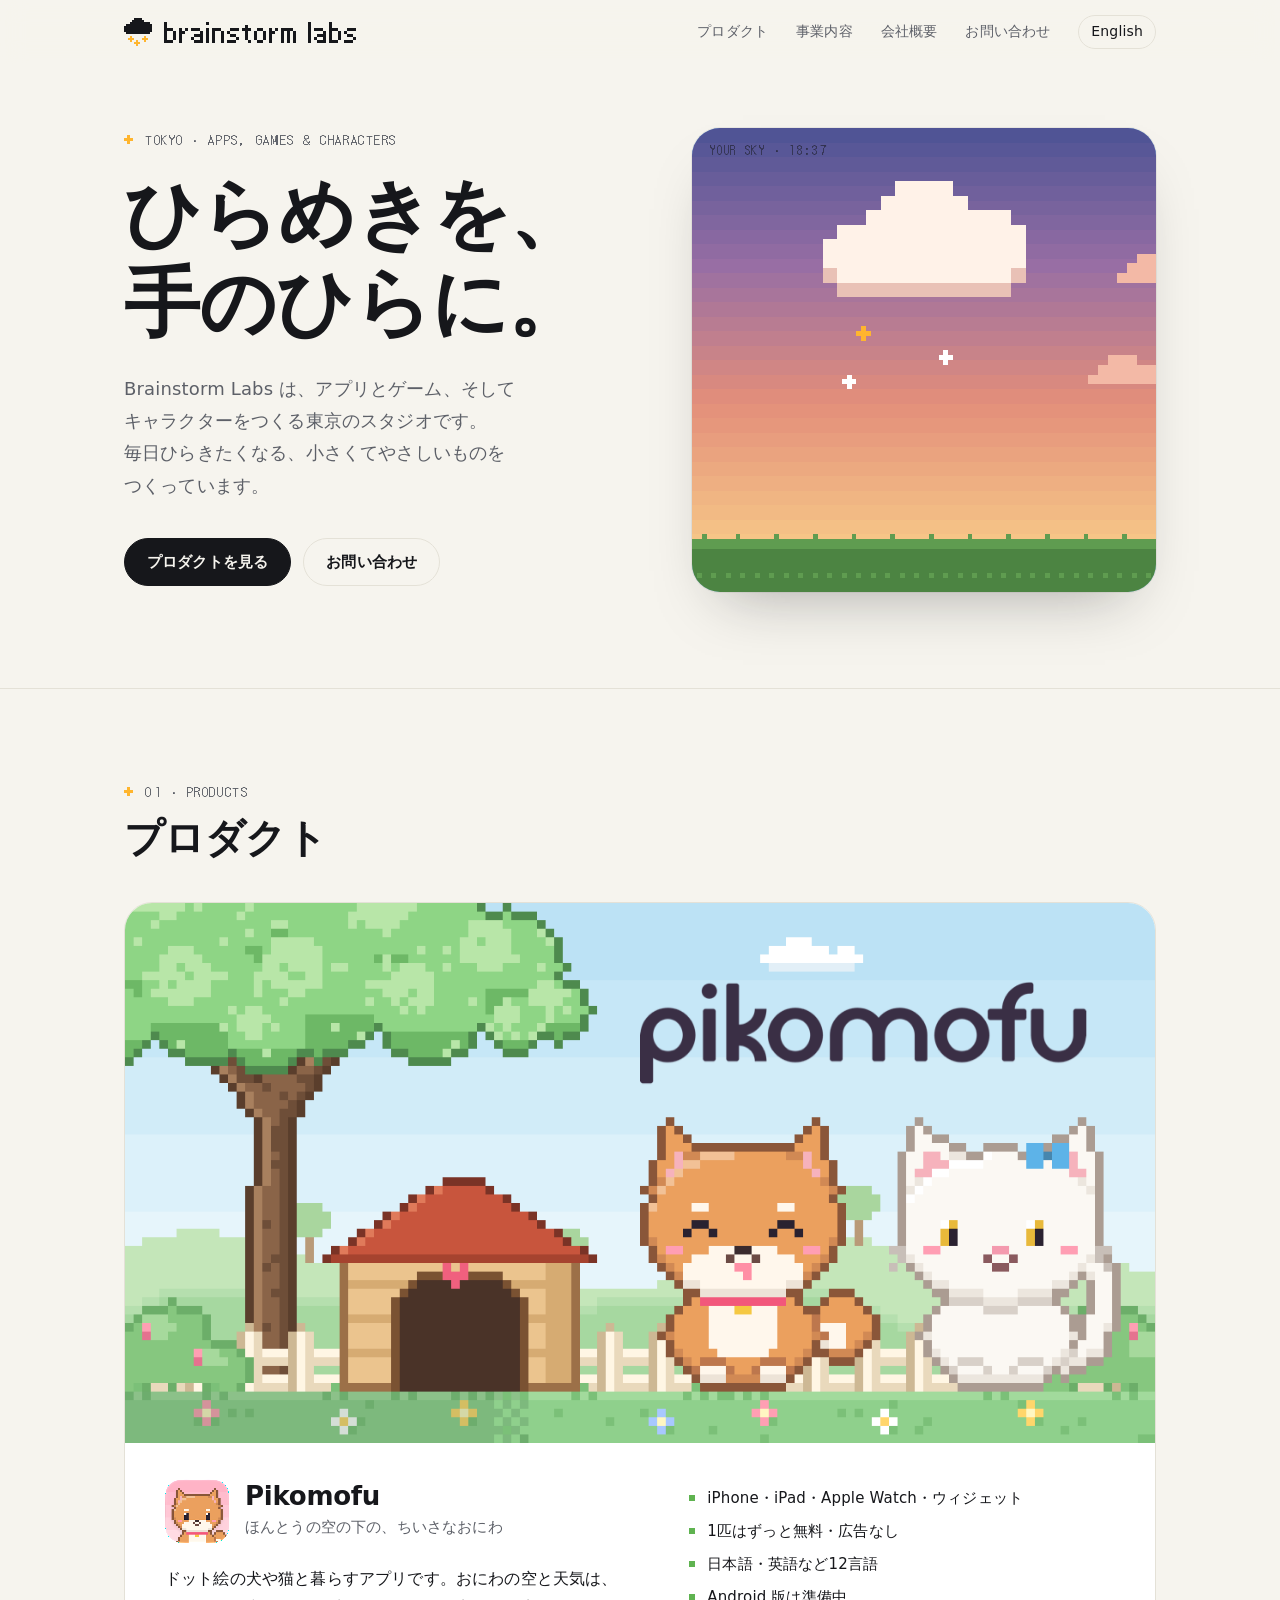
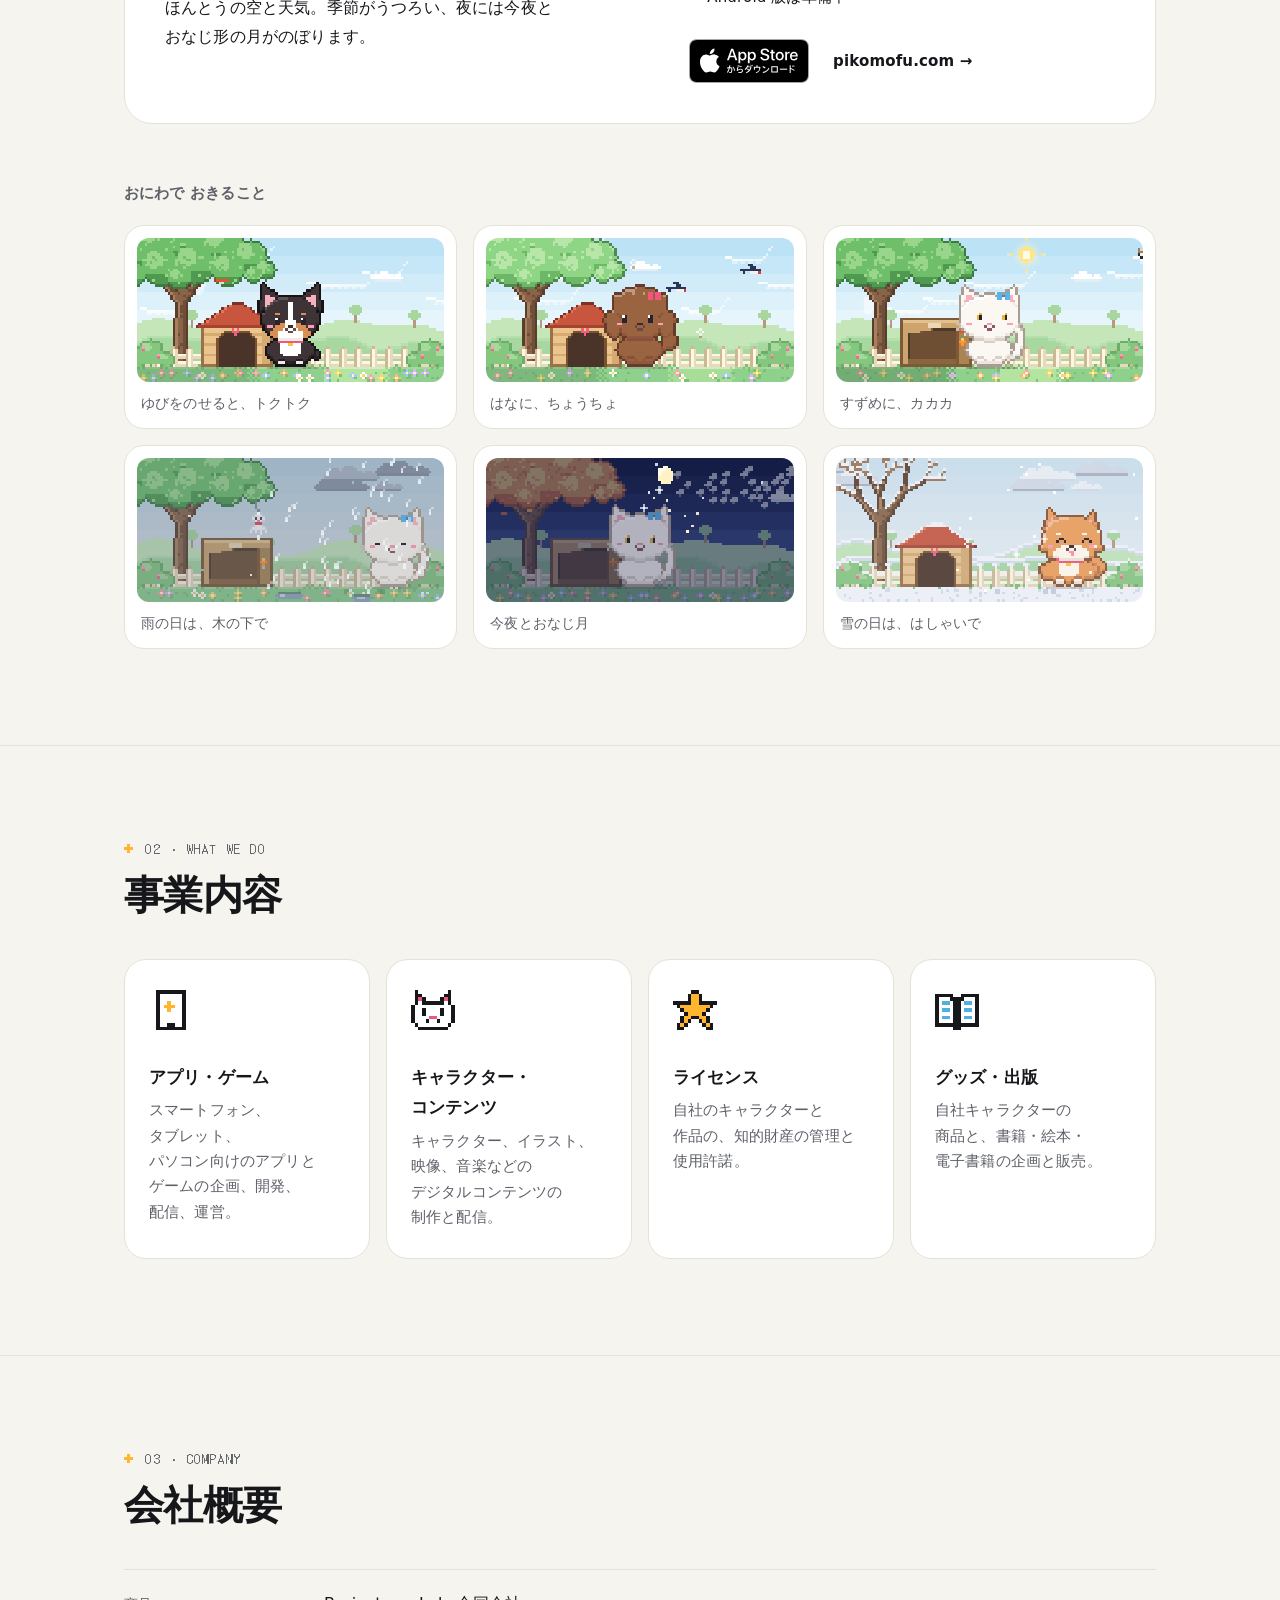
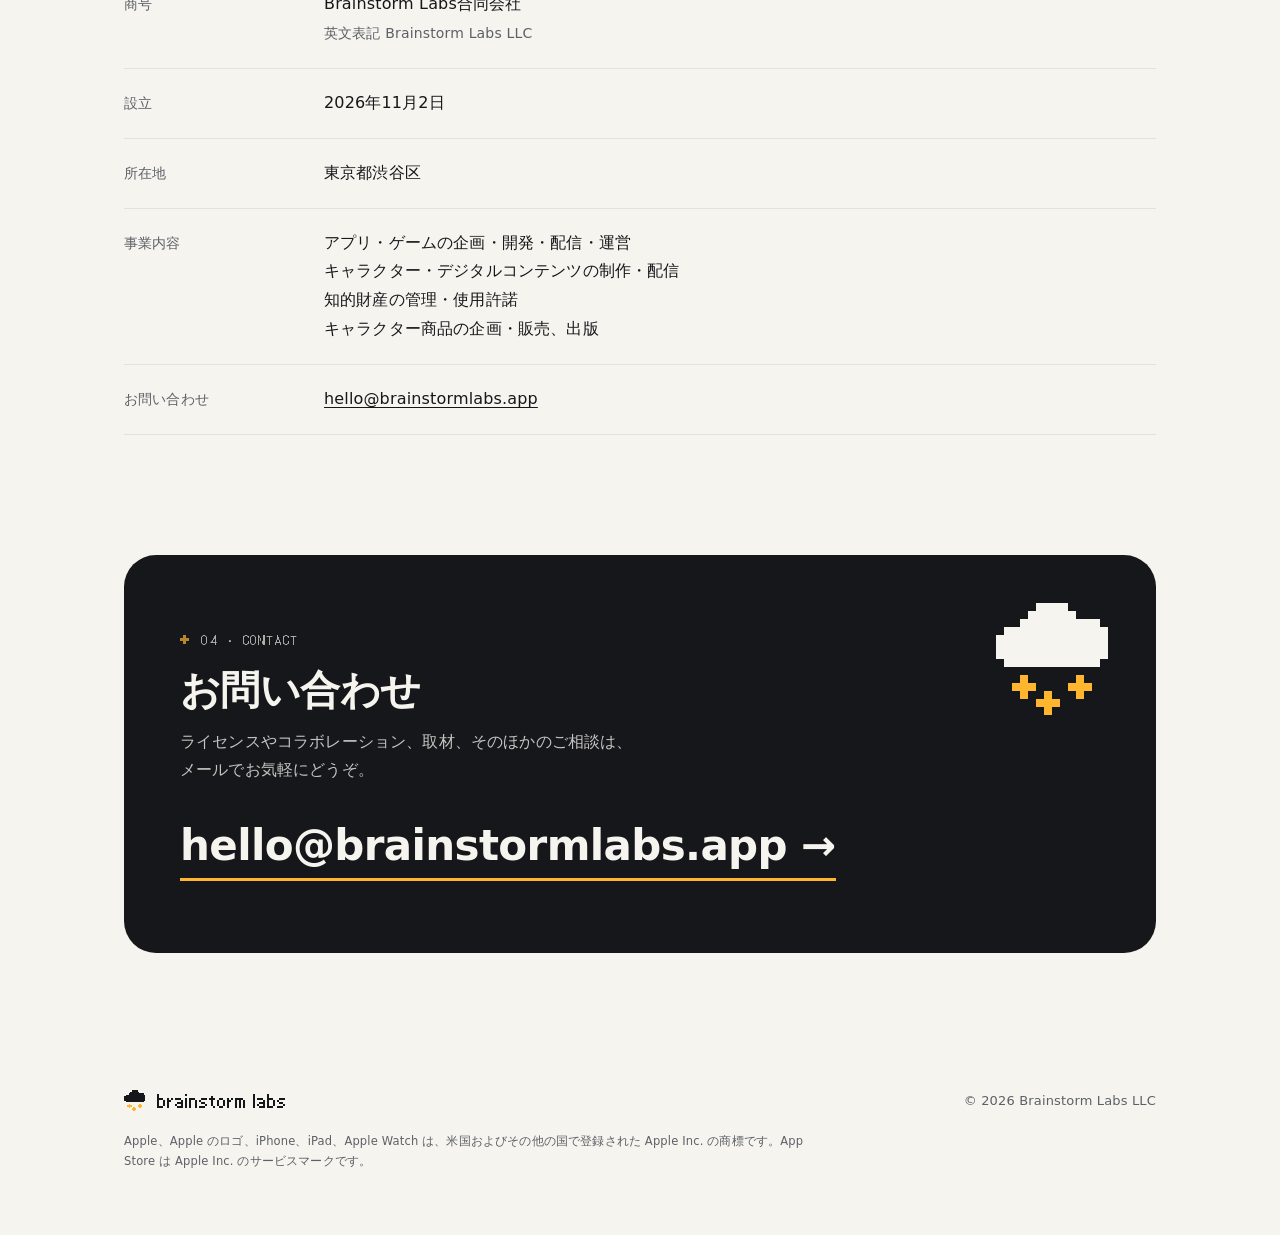
<file: index.html>
<!doctype html>
<html lang="ja">
<head>
<meta charset="utf-8">
<meta name="viewport" content="width=device-width, initial-scale=1">
<title>Brainstorm Labs｜アプリ・ゲーム・キャラクターの会社</title>
<meta name="description" content="Brainstorm Labs合同会社は、アプリとゲーム、キャラクターをつくる東京のスタジオです。ドット絵ペットアプリ「Pikomofu」を開発・運営しています。">
<meta name="theme-color" content="#f6f4ee" media="(prefers-color-scheme: light)">
<meta name="theme-color" content="#0f1013" media="(prefers-color-scheme: dark)">
<link rel="canonical" href="https://brainstormlabs.app/">
<link rel="alternate" hreflang="ja" href="https://brainstormlabs.app/">
<link rel="alternate" hreflang="en" href="https://brainstormlabs.app/en/">
<link rel="alternate" hreflang="x-default" href="https://brainstormlabs.app/en/">
<meta property="og:type" content="website">
<meta property="og:site_name" content="Brainstorm Labs">
<meta property="og:title" content="Brainstorm Labs">
<meta property="og:description" content="Brainstorm Labs合同会社は、アプリとゲーム、キャラクターをつくる東京のスタジオです。ドット絵ペットアプリ「Pikomofu」を開発・運営しています。">
<meta property="og:url" content="https://brainstormlabs.app/">
<meta property="og:image" content="https://brainstormlabs.app/assets/og.png">
<meta name="twitter:card" content="summary_large_image">
<link rel="icon" href="assets/favicon.svg" type="image/svg+xml">
<link rel="apple-touch-icon" href="assets/apple-touch-icon.png">
<link rel="preload" href="assets/fonts/dot-latin.woff2" as="font" type="font/woff2" crossorigin>
<link rel="stylesheet" href="assets/site.css">
<script type="application/ld+json">{"@context": "https://schema.org", "@type": "Organization", "name": "Brainstorm Labs LLC", "alternateName": "Brainstorm Labs合同会社", "url": "https://brainstormlabs.app/", "logo": "https://brainstormlabs.app/assets/icon-512.png", "email": "hello@brainstormlabs.app", "foundingDate": "2026-11-02", "address": {"@type": "PostalAddress", "addressLocality": "Shibuya-ku", "addressRegion": "Tokyo", "addressCountry": "JP"}}</script>
</head>
<body>
<header class="top">
  <div class="wrap">
    <a class="brand" href="./" aria-label="Brainstorm Labs"><svg class="mk" width="28" height="28" viewBox="0 0 14 14" shape-rendering="crispEdges" aria-hidden="true"><rect x="5" y="0" width="1" height="1" fill="currentColor"/><rect x="6" y="0" width="1" height="1" fill="currentColor"/><rect x="7" y="0" width="1" height="1" fill="currentColor"/><rect x="8" y="0" width="1" height="1" fill="currentColor"/><rect x="4" y="1" width="1" height="1" fill="currentColor"/><rect x="5" y="1" width="1" height="1" fill="currentColor"/><rect x="6" y="1" width="1" height="1" fill="currentColor"/><rect x="7" y="1" width="1" height="1" fill="currentColor"/><rect x="8" y="1" width="1" height="1" fill="currentColor"/><rect x="9" y="1" width="1" height="1" fill="currentColor"/><rect x="3" y="2" width="1" height="1" fill="currentColor"/><rect x="4" y="2" width="1" height="1" fill="currentColor"/><rect x="5" y="2" width="1" height="1" fill="currentColor"/><rect x="6" y="2" width="1" height="1" fill="currentColor"/><rect x="7" y="2" width="1" height="1" fill="currentColor"/><rect x="8" y="2" width="1" height="1" fill="currentColor"/><rect x="9" y="2" width="1" height="1" fill="currentColor"/><rect x="10" y="2" width="1" height="1" fill="currentColor"/><rect x="11" y="2" width="1" height="1" fill="currentColor"/><rect x="12" y="2" width="1" height="1" fill="currentColor"/><rect x="1" y="3" width="1" height="1" fill="currentColor"/><rect x="2" y="3" width="1" height="1" fill="currentColor"/><rect x="3" y="3" width="1" height="1" fill="currentColor"/><rect x="4" y="3" width="1" height="1" fill="currentColor"/><rect x="5" y="3" width="1" height="1" fill="currentColor"/><rect x="6" y="3" width="1" height="1" fill="currentColor"/><rect x="7" y="3" width="1" height="1" fill="currentColor"/><rect x="8" y="3" width="1" height="1" fill="currentColor"/><rect x="9" y="3" width="1" height="1" fill="currentColor"/><rect x="10" y="3" width="1" height="1" fill="currentColor"/><rect x="11" y="3" width="1" height="1" fill="currentColor"/><rect x="12" y="3" width="1" height="1" fill="currentColor"/><rect x="13" y="3" width="1" height="1" fill="currentColor"/><rect x="0" y="4" width="1" height="1" fill="currentColor"/><rect x="1" y="4" width="1" height="1" fill="currentColor"/><rect x="2" y="4" width="1" height="1" fill="currentColor"/><rect x="3" y="4" width="1" height="1" fill="currentColor"/><rect x="4" y="4" width="1" height="1" fill="currentColor"/><rect x="5" y="4" width="1" height="1" fill="currentColor"/><rect x="6" y="4" width="1" height="1" fill="currentColor"/><rect x="7" y="4" width="1" height="1" fill="currentColor"/><rect x="8" y="4" width="1" height="1" fill="currentColor"/><rect x="9" y="4" width="1" height="1" fill="currentColor"/><rect x="10" y="4" width="1" height="1" fill="currentColor"/><rect x="11" y="4" width="1" height="1" fill="currentColor"/><rect x="12" y="4" width="1" height="1" fill="currentColor"/><rect x="13" y="4" width="1" height="1" fill="currentColor"/><rect x="0" y="5" width="1" height="1" fill="currentColor"/><rect x="1" y="5" width="1" height="1" fill="currentColor"/><rect x="2" y="5" width="1" height="1" fill="currentColor"/><rect x="3" y="5" width="1" height="1" fill="currentColor"/><rect x="4" y="5" width="1" height="1" fill="currentColor"/><rect x="5" y="5" width="1" height="1" fill="currentColor"/><rect x="6" y="5" width="1" height="1" fill="currentColor"/><rect x="7" y="5" width="1" height="1" fill="currentColor"/><rect x="8" y="5" width="1" height="1" fill="currentColor"/><rect x="9" y="5" width="1" height="1" fill="currentColor"/><rect x="10" y="5" width="1" height="1" fill="currentColor"/><rect x="11" y="5" width="1" height="1" fill="currentColor"/><rect x="12" y="5" width="1" height="1" fill="currentColor"/><rect x="13" y="5" width="1" height="1" fill="currentColor"/><rect x="0" y="6" width="1" height="1" fill="currentColor"/><rect x="1" y="6" width="1" height="1" fill="currentColor"/><rect x="2" y="6" width="1" height="1" fill="currentColor"/><rect x="3" y="6" width="1" height="1" fill="currentColor"/><rect x="4" y="6" width="1" height="1" fill="currentColor"/><rect x="5" y="6" width="1" height="1" fill="currentColor"/><rect x="6" y="6" width="1" height="1" fill="currentColor"/><rect x="7" y="6" width="1" height="1" fill="currentColor"/><rect x="8" y="6" width="1" height="1" fill="currentColor"/><rect x="9" y="6" width="1" height="1" fill="currentColor"/><rect x="10" y="6" width="1" height="1" fill="currentColor"/><rect x="11" y="6" width="1" height="1" fill="currentColor"/><rect x="12" y="6" width="1" height="1" fill="currentColor"/><rect x="13" y="6" width="1" height="1" fill="currentColor"/><rect x="1" y="7" width="1" height="1" fill="currentColor"/><rect x="2" y="7" width="1" height="1" fill="currentColor"/><rect x="3" y="7" width="1" height="1" fill="currentColor"/><rect x="4" y="7" width="1" height="1" fill="currentColor"/><rect x="5" y="7" width="1" height="1" fill="currentColor"/><rect x="6" y="7" width="1" height="1" fill="currentColor"/><rect x="7" y="7" width="1" height="1" fill="currentColor"/><rect x="8" y="7" width="1" height="1" fill="currentColor"/><rect x="9" y="7" width="1" height="1" fill="currentColor"/><rect x="10" y="7" width="1" height="1" fill="currentColor"/><rect x="11" y="7" width="1" height="1" fill="currentColor"/><rect x="12" y="7" width="1" height="1" fill="currentColor"/><rect x="3" y="9" width="1" height="1" fill="#ffb52e"/><rect x="10" y="9" width="1" height="1" fill="#ffb52e"/><rect x="2" y="10" width="1" height="1" fill="#ffb52e"/><rect x="3" y="10" width="1" height="1" fill="#ffb52e"/><rect x="4" y="10" width="1" height="1" fill="#ffb52e"/><rect x="9" y="10" width="1" height="1" fill="#ffb52e"/><rect x="10" y="10" width="1" height="1" fill="#ffb52e"/><rect x="11" y="10" width="1" height="1" fill="#ffb52e"/><rect x="3" y="11" width="1" height="1" fill="#ffb52e"/><rect x="6" y="11" width="1" height="1" fill="#ffb52e"/><rect x="10" y="11" width="1" height="1" fill="#ffb52e"/><rect x="5" y="12" width="1" height="1" fill="#ffb52e"/><rect x="6" y="12" width="1" height="1" fill="#ffb52e"/><rect x="7" y="12" width="1" height="1" fill="#ffb52e"/><rect x="6" y="13" width="1" height="1" fill="#ffb52e"/></svg><svg class="wd" width="192" height="21" viewBox="0 0 64 7" shape-rendering="crispEdges" aria-hidden="true"><rect x="0" y="0" width="1" height="1" fill="currentColor"/><rect x="14" y="0" width="1" height="1" fill="currentColor"/><rect x="48" y="0" width="1" height="1" fill="currentColor"/><rect x="55" y="0" width="1" height="1" fill="currentColor"/><rect x="0" y="1" width="1" height="1" fill="currentColor"/><rect x="27" y="1" width="1" height="1" fill="currentColor"/><rect x="48" y="1" width="1" height="1" fill="currentColor"/><rect x="55" y="1" width="1" height="1" fill="currentColor"/><rect x="0" y="2" width="1" height="1" fill="currentColor"/><rect x="1" y="2" width="1" height="1" fill="currentColor"/><rect x="2" y="2" width="1" height="1" fill="currentColor"/><rect x="5" y="2" width="1" height="1" fill="currentColor"/><rect x="7" y="2" width="1" height="1" fill="currentColor"/><rect x="9" y="2" width="1" height="1" fill="currentColor"/><rect x="10" y="2" width="1" height="1" fill="currentColor"/><rect x="11" y="2" width="1" height="1" fill="currentColor"/><rect x="14" y="2" width="1" height="1" fill="currentColor"/><rect x="16" y="2" width="1" height="1" fill="currentColor"/><rect x="17" y="2" width="1" height="1" fill="currentColor"/><rect x="18" y="2" width="1" height="1" fill="currentColor"/><rect x="22" y="2" width="1" height="1" fill="currentColor"/><rect x="23" y="2" width="1" height="1" fill="currentColor"/><rect x="24" y="2" width="1" height="1" fill="currentColor"/><rect x="26" y="2" width="1" height="1" fill="currentColor"/><rect x="27" y="2" width="1" height="1" fill="currentColor"/><rect x="28" y="2" width="1" height="1" fill="currentColor"/><rect x="31" y="2" width="1" height="1" fill="currentColor"/><rect x="32" y="2" width="1" height="1" fill="currentColor"/><rect x="35" y="2" width="1" height="1" fill="currentColor"/><rect x="37" y="2" width="1" height="1" fill="currentColor"/><rect x="39" y="2" width="1" height="1" fill="currentColor"/><rect x="40" y="2" width="1" height="1" fill="currentColor"/><rect x="41" y="2" width="1" height="1" fill="currentColor"/><rect x="42" y="2" width="1" height="1" fill="currentColor"/><rect x="48" y="2" width="1" height="1" fill="currentColor"/><rect x="50" y="2" width="1" height="1" fill="currentColor"/><rect x="51" y="2" width="1" height="1" fill="currentColor"/><rect x="52" y="2" width="1" height="1" fill="currentColor"/><rect x="55" y="2" width="1" height="1" fill="currentColor"/><rect x="56" y="2" width="1" height="1" fill="currentColor"/><rect x="57" y="2" width="1" height="1" fill="currentColor"/><rect x="61" y="2" width="1" height="1" fill="currentColor"/><rect x="62" y="2" width="1" height="1" fill="currentColor"/><rect x="63" y="2" width="1" height="1" fill="currentColor"/><rect x="0" y="3" width="1" height="1" fill="currentColor"/><rect x="3" y="3" width="1" height="1" fill="currentColor"/><rect x="5" y="3" width="1" height="1" fill="currentColor"/><rect x="6" y="3" width="1" height="1" fill="currentColor"/><rect x="12" y="3" width="1" height="1" fill="currentColor"/><rect x="14" y="3" width="1" height="1" fill="currentColor"/><rect x="16" y="3" width="1" height="1" fill="currentColor"/><rect x="19" y="3" width="1" height="1" fill="currentColor"/><rect x="21" y="3" width="1" height="1" fill="currentColor"/><rect x="27" y="3" width="1" height="1" fill="currentColor"/><rect x="30" y="3" width="1" height="1" fill="currentColor"/><rect x="33" y="3" width="1" height="1" fill="currentColor"/><rect x="35" y="3" width="1" height="1" fill="currentColor"/><rect x="36" y="3" width="1" height="1" fill="currentColor"/><rect x="39" y="3" width="1" height="1" fill="currentColor"/><rect x="41" y="3" width="1" height="1" fill="currentColor"/><rect x="43" y="3" width="1" height="1" fill="currentColor"/><rect x="48" y="3" width="1" height="1" fill="currentColor"/><rect x="53" y="3" width="1" height="1" fill="currentColor"/><rect x="55" y="3" width="1" height="1" fill="currentColor"/><rect x="58" y="3" width="1" height="1" fill="currentColor"/><rect x="60" y="3" width="1" height="1" fill="currentColor"/><rect x="0" y="4" width="1" height="1" fill="currentColor"/><rect x="3" y="4" width="1" height="1" fill="currentColor"/><rect x="5" y="4" width="1" height="1" fill="currentColor"/><rect x="10" y="4" width="1" height="1" fill="currentColor"/><rect x="11" y="4" width="1" height="1" fill="currentColor"/><rect x="12" y="4" width="1" height="1" fill="currentColor"/><rect x="14" y="4" width="1" height="1" fill="currentColor"/><rect x="16" y="4" width="1" height="1" fill="currentColor"/><rect x="19" y="4" width="1" height="1" fill="currentColor"/><rect x="22" y="4" width="1" height="1" fill="currentColor"/><rect x="23" y="4" width="1" height="1" fill="currentColor"/><rect x="27" y="4" width="1" height="1" fill="currentColor"/><rect x="30" y="4" width="1" height="1" fill="currentColor"/><rect x="33" y="4" width="1" height="1" fill="currentColor"/><rect x="35" y="4" width="1" height="1" fill="currentColor"/><rect x="39" y="4" width="1" height="1" fill="currentColor"/><rect x="41" y="4" width="1" height="1" fill="currentColor"/><rect x="43" y="4" width="1" height="1" fill="currentColor"/><rect x="48" y="4" width="1" height="1" fill="currentColor"/><rect x="51" y="4" width="1" height="1" fill="currentColor"/><rect x="52" y="4" width="1" height="1" fill="currentColor"/><rect x="53" y="4" width="1" height="1" fill="currentColor"/><rect x="55" y="4" width="1" height="1" fill="currentColor"/><rect x="58" y="4" width="1" height="1" fill="currentColor"/><rect x="61" y="4" width="1" height="1" fill="currentColor"/><rect x="62" y="4" width="1" height="1" fill="currentColor"/><rect x="0" y="5" width="1" height="1" fill="currentColor"/><rect x="3" y="5" width="1" height="1" fill="currentColor"/><rect x="5" y="5" width="1" height="1" fill="currentColor"/><rect x="9" y="5" width="1" height="1" fill="currentColor"/><rect x="12" y="5" width="1" height="1" fill="currentColor"/><rect x="14" y="5" width="1" height="1" fill="currentColor"/><rect x="16" y="5" width="1" height="1" fill="currentColor"/><rect x="19" y="5" width="1" height="1" fill="currentColor"/><rect x="24" y="5" width="1" height="1" fill="currentColor"/><rect x="27" y="5" width="1" height="1" fill="currentColor"/><rect x="30" y="5" width="1" height="1" fill="currentColor"/><rect x="33" y="5" width="1" height="1" fill="currentColor"/><rect x="35" y="5" width="1" height="1" fill="currentColor"/><rect x="39" y="5" width="1" height="1" fill="currentColor"/><rect x="41" y="5" width="1" height="1" fill="currentColor"/><rect x="43" y="5" width="1" height="1" fill="currentColor"/><rect x="48" y="5" width="1" height="1" fill="currentColor"/><rect x="50" y="5" width="1" height="1" fill="currentColor"/><rect x="53" y="5" width="1" height="1" fill="currentColor"/><rect x="55" y="5" width="1" height="1" fill="currentColor"/><rect x="58" y="5" width="1" height="1" fill="currentColor"/><rect x="63" y="5" width="1" height="1" fill="currentColor"/><rect x="0" y="6" width="1" height="1" fill="currentColor"/><rect x="1" y="6" width="1" height="1" fill="currentColor"/><rect x="2" y="6" width="1" height="1" fill="currentColor"/><rect x="5" y="6" width="1" height="1" fill="currentColor"/><rect x="10" y="6" width="1" height="1" fill="currentColor"/><rect x="11" y="6" width="1" height="1" fill="currentColor"/><rect x="12" y="6" width="1" height="1" fill="currentColor"/><rect x="14" y="6" width="1" height="1" fill="currentColor"/><rect x="16" y="6" width="1" height="1" fill="currentColor"/><rect x="19" y="6" width="1" height="1" fill="currentColor"/><rect x="21" y="6" width="1" height="1" fill="currentColor"/><rect x="22" y="6" width="1" height="1" fill="currentColor"/><rect x="23" y="6" width="1" height="1" fill="currentColor"/><rect x="28" y="6" width="1" height="1" fill="currentColor"/><rect x="31" y="6" width="1" height="1" fill="currentColor"/><rect x="32" y="6" width="1" height="1" fill="currentColor"/><rect x="35" y="6" width="1" height="1" fill="currentColor"/><rect x="39" y="6" width="1" height="1" fill="currentColor"/><rect x="41" y="6" width="1" height="1" fill="currentColor"/><rect x="43" y="6" width="1" height="1" fill="currentColor"/><rect x="48" y="6" width="1" height="1" fill="currentColor"/><rect x="51" y="6" width="1" height="1" fill="currentColor"/><rect x="52" y="6" width="1" height="1" fill="currentColor"/><rect x="53" y="6" width="1" height="1" fill="currentColor"/><rect x="55" y="6" width="1" height="1" fill="currentColor"/><rect x="56" y="6" width="1" height="1" fill="currentColor"/><rect x="57" y="6" width="1" height="1" fill="currentColor"/><rect x="60" y="6" width="1" height="1" fill="currentColor"/><rect x="61" y="6" width="1" height="1" fill="currentColor"/><rect x="62" y="6" width="1" height="1" fill="currentColor"/></svg></a>
    <nav class="nav"><a href="#products">プロダクト</a><a href="#business">事業内容</a><a href="#company">会社概要</a><a href="#contact">お問い合わせ</a><a class="lang" href="en/" hreflang="en" lang="en">English</a></nav>
  </div>
</header>

<main>
  <div class="wrap hero">
    <div>
      <p class="eyebrow">Tokyo · Apps, Games & Characters</p>
      <h1>ひらめきを、<br>手のひらに。</h1>
      <p class="lead">Brainstorm Labs は、アプリとゲーム、そしてキャラクターをつくる東京のスタジオです。毎日ひらきたくなる、小さくてやさしいものをつくっています。</p>
      <p class="cta"><a class="btn primary" href="#products">プロダクトを見る</a><a class="btn" href="#contact">お問い合わせ</a></p>
    </div>
    <div class="stage" aria-hidden="true"><canvas></canvas><p class="sky-label"><span class="t"></span></p></div>
  </div>

  <section id="products">
    <div class="wrap">
      <div class="head"><p class="eyebrow">01 · Products</p><h2>プロダクト</h2></div>
      <article class="feature">
        <div class="art"><img src="assets/pikomofu-og.png" width="1200" height="630" alt="Pikomofu のおにわで、柴犬と白い猫がならんでいる絵"></div>
        <div class="body">
          <div>
            <div class="app"><img src="assets/pikomofu.png" width="64" height="64" alt=""><div><h3>Pikomofu</h3><p>ほんとうの空の下の、ちいさなおにわ</p></div></div>
            <p class="desc">ドット絵の犬や猫と暮らすアプリです。おにわの空と天気は、ほんとうの空と天気。季節がうつろい、夜には今夜とおなじ形の月がのぼります。</p>
          </div>
          <div>
          <ul class="facts"><li>iPhone・iPad・Apple Watch・ウィジェット</li><li>1匹はずっと無料・広告なし</li><li>日本語・英語など12言語</li><li>Android 版は準備中</li></ul>
          <div class="stores">
            <a href="https://apps.apple.com/app/apple-store/id6823616416?pt=616456&ct=brainstormlabs&mt=8"><picture><source srcset="assets/ja-white.svg" media="(prefers-color-scheme: dark)"><img src="assets/ja-black.svg" height="44" alt="App Store からダウンロード"></picture></a>
            <a class="more" href="https://pikomofu.com/">pikomofu.com <span aria-hidden="true">→</span></a>
          </div>
          </div>
        </div>
      </article>
      <h3 class="moments-h">おにわで おきること</h3>
      <div class="moments"><figure class="moment"><picture><source srcset="assets/moments/yubi.png" media="(prefers-reduced-motion: reduce)"><img src="assets/moments/yubi.gif" width="120" height="56" alt="ゆびをのせると、トクトク" loading="lazy" decoding="async"></picture><figcaption>ゆびをのせると、トクトク</figcaption></figure><figure class="moment"><picture><source srcset="assets/moments/chou-hana.png" media="(prefers-reduced-motion: reduce)"><img src="assets/moments/chou-hana.gif" width="120" height="56" alt="はなに、ちょうちょ" loading="lazy" decoding="async"></picture><figcaption>はなに、ちょうちょ</figcaption></figure><figure class="moment"><picture><source srcset="assets/moments/neko-suzume.png" media="(prefers-reduced-motion: reduce)"><img src="assets/moments/neko-suzume.gif" width="120" height="56" alt="すずめに、カカカ" loading="lazy" decoding="async"></picture><figcaption>すずめに、カカカ</figcaption></figure><figure class="moment"><picture><source srcset="assets/moments/ame-ki.png" media="(prefers-reduced-motion: reduce)"><img src="assets/moments/ame-ki.gif" width="120" height="56" alt="雨の日は、木の下で" loading="lazy" decoding="async"></picture><figcaption>雨の日は、木の下で</figcaption></figure><figure class="moment"><picture><source srcset="assets/moments/tsukikage.png" media="(prefers-reduced-motion: reduce)"><img src="assets/moments/tsukikage.gif" width="120" height="56" alt="今夜とおなじ月" loading="lazy" decoding="async"></picture><figcaption>今夜とおなじ月</figcaption></figure><figure class="moment"><picture><source srcset="assets/moments/yuki-inu.png" media="(prefers-reduced-motion: reduce)"><img src="assets/moments/yuki-inu.gif" width="120" height="56" alt="雪の日は、はしゃいで" loading="lazy" decoding="async"></picture><figcaption>雪の日は、はしゃいで</figcaption></figure></div>
    </div>
  </section>

  <section id="business">
    <div class="wrap">
      <div class="head"><p class="eyebrow">02 · What we do</p><h2>事業内容</h2></div>
      <ul class="services"><li><svg viewBox="0 0 12 11" shape-rendering="crispEdges" aria-hidden="true"><rect x="2" y="0" width="1" height="1" fill="currentColor"/><rect x="3" y="0" width="1" height="1" fill="currentColor"/><rect x="4" y="0" width="1" height="1" fill="currentColor"/><rect x="5" y="0" width="1" height="1" fill="currentColor"/><rect x="6" y="0" width="1" height="1" fill="currentColor"/><rect x="7" y="0" width="1" height="1" fill="currentColor"/><rect x="8" y="0" width="1" height="1" fill="currentColor"/><rect x="9" y="0" width="1" height="1" fill="currentColor"/><rect x="2" y="1" width="1" height="1" fill="currentColor"/><rect x="9" y="1" width="1" height="1" fill="currentColor"/><rect x="2" y="2" width="1" height="1" fill="currentColor"/><rect x="9" y="2" width="1" height="1" fill="currentColor"/><rect x="2" y="3" width="1" height="1" fill="currentColor"/><rect x="5" y="3" width="1" height="1" fill="#ffb52e"/><rect x="9" y="3" width="1" height="1" fill="currentColor"/><rect x="2" y="4" width="1" height="1" fill="currentColor"/><rect x="4" y="4" width="1" height="1" fill="#ffb52e"/><rect x="5" y="4" width="1" height="1" fill="#ffb52e"/><rect x="6" y="4" width="1" height="1" fill="#ffb52e"/><rect x="9" y="4" width="1" height="1" fill="currentColor"/><rect x="2" y="5" width="1" height="1" fill="currentColor"/><rect x="5" y="5" width="1" height="1" fill="#ffb52e"/><rect x="9" y="5" width="1" height="1" fill="currentColor"/><rect x="2" y="6" width="1" height="1" fill="currentColor"/><rect x="9" y="6" width="1" height="1" fill="currentColor"/><rect x="2" y="7" width="1" height="1" fill="currentColor"/><rect x="9" y="7" width="1" height="1" fill="currentColor"/><rect x="2" y="8" width="1" height="1" fill="currentColor"/><rect x="9" y="8" width="1" height="1" fill="currentColor"/><rect x="2" y="9" width="1" height="1" fill="currentColor"/><rect x="5" y="9" width="1" height="1" fill="currentColor"/><rect x="6" y="9" width="1" height="1" fill="currentColor"/><rect x="9" y="9" width="1" height="1" fill="currentColor"/><rect x="2" y="10" width="1" height="1" fill="currentColor"/><rect x="3" y="10" width="1" height="1" fill="currentColor"/><rect x="4" y="10" width="1" height="1" fill="currentColor"/><rect x="5" y="10" width="1" height="1" fill="currentColor"/><rect x="6" y="10" width="1" height="1" fill="currentColor"/><rect x="7" y="10" width="1" height="1" fill="currentColor"/><rect x="8" y="10" width="1" height="1" fill="currentColor"/><rect x="9" y="10" width="1" height="1" fill="currentColor"/></svg><h3>アプリ・ゲーム</h3><p>スマートフォン、タブレット、パソコン向けのアプリとゲームの企画、開発、配信、運営。</p></li><li><svg viewBox="0 0 12 11" shape-rendering="crispEdges" aria-hidden="true"><rect x="1" y="0" width="1" height="1" fill="currentColor"/><rect x="10" y="0" width="1" height="1" fill="currentColor"/><rect x="1" y="1" width="1" height="1" fill="currentColor"/><rect x="2" y="1" width="1" height="1" fill="currentColor"/><rect x="9" y="1" width="1" height="1" fill="currentColor"/><rect x="10" y="1" width="1" height="1" fill="currentColor"/><rect x="1" y="2" width="1" height="1" fill="currentColor"/><rect x="2" y="2" width="1" height="1" fill="#f2577b"/><rect x="3" y="2" width="1" height="1" fill="currentColor"/><rect x="8" y="2" width="1" height="1" fill="currentColor"/><rect x="9" y="2" width="1" height="1" fill="#f2577b"/><rect x="10" y="2" width="1" height="1" fill="currentColor"/><rect x="1" y="3" width="1" height="1" fill="currentColor"/><rect x="3" y="3" width="1" height="1" fill="currentColor"/><rect x="4" y="3" width="1" height="1" fill="currentColor"/><rect x="5" y="3" width="1" height="1" fill="currentColor"/><rect x="6" y="3" width="1" height="1" fill="currentColor"/><rect x="7" y="3" width="1" height="1" fill="currentColor"/><rect x="8" y="3" width="1" height="1" fill="currentColor"/><rect x="10" y="3" width="1" height="1" fill="currentColor"/><rect x="0" y="4" width="1" height="1" fill="currentColor"/><rect x="11" y="4" width="1" height="1" fill="currentColor"/><rect x="0" y="5" width="1" height="1" fill="currentColor"/><rect x="3" y="5" width="1" height="1" fill="currentColor"/><rect x="8" y="5" width="1" height="1" fill="currentColor"/><rect x="11" y="5" width="1" height="1" fill="currentColor"/><rect x="0" y="6" width="1" height="1" fill="currentColor"/><rect x="3" y="6" width="1" height="1" fill="currentColor"/><rect x="8" y="6" width="1" height="1" fill="currentColor"/><rect x="11" y="6" width="1" height="1" fill="currentColor"/><rect x="0" y="7" width="1" height="1" fill="currentColor"/><rect x="5" y="7" width="1" height="1" fill="#f2577b"/><rect x="6" y="7" width="1" height="1" fill="#f2577b"/><rect x="11" y="7" width="1" height="1" fill="currentColor"/><rect x="0" y="8" width="1" height="1" fill="currentColor"/><rect x="4" y="8" width="1" height="1" fill="currentColor"/><rect x="7" y="8" width="1" height="1" fill="currentColor"/><rect x="11" y="8" width="1" height="1" fill="currentColor"/><rect x="1" y="9" width="1" height="1" fill="currentColor"/><rect x="10" y="9" width="1" height="1" fill="currentColor"/><rect x="2" y="10" width="1" height="1" fill="currentColor"/><rect x="3" y="10" width="1" height="1" fill="currentColor"/><rect x="4" y="10" width="1" height="1" fill="currentColor"/><rect x="5" y="10" width="1" height="1" fill="currentColor"/><rect x="6" y="10" width="1" height="1" fill="currentColor"/><rect x="7" y="10" width="1" height="1" fill="currentColor"/><rect x="8" y="10" width="1" height="1" fill="currentColor"/><rect x="9" y="10" width="1" height="1" fill="currentColor"/></svg><h3>キャラクター・コンテンツ</h3><p>キャラクター、イラスト、映像、音楽などのデジタルコンテンツの制作と配信。</p></li><li><svg viewBox="0 0 12 11" shape-rendering="crispEdges" aria-hidden="true"><rect x="5" y="0" width="1" height="1" fill="currentColor"/><rect x="6" y="0" width="1" height="1" fill="currentColor"/><rect x="4" y="1" width="1" height="1" fill="currentColor"/><rect x="5" y="1" width="1" height="1" fill="#ffb52e"/><rect x="6" y="1" width="1" height="1" fill="#ffb52e"/><rect x="7" y="1" width="1" height="1" fill="currentColor"/><rect x="4" y="2" width="1" height="1" fill="currentColor"/><rect x="5" y="2" width="1" height="1" fill="#ffb52e"/><rect x="6" y="2" width="1" height="1" fill="#ffb52e"/><rect x="7" y="2" width="1" height="1" fill="currentColor"/><rect x="0" y="3" width="1" height="1" fill="currentColor"/><rect x="1" y="3" width="1" height="1" fill="currentColor"/><rect x="2" y="3" width="1" height="1" fill="currentColor"/><rect x="3" y="3" width="1" height="1" fill="currentColor"/><rect x="4" y="3" width="1" height="1" fill="currentColor"/><rect x="5" y="3" width="1" height="1" fill="#ffb52e"/><rect x="6" y="3" width="1" height="1" fill="#ffb52e"/><rect x="7" y="3" width="1" height="1" fill="currentColor"/><rect x="8" y="3" width="1" height="1" fill="currentColor"/><rect x="9" y="3" width="1" height="1" fill="currentColor"/><rect x="10" y="3" width="1" height="1" fill="currentColor"/><rect x="11" y="3" width="1" height="1" fill="currentColor"/><rect x="1" y="4" width="1" height="1" fill="currentColor"/><rect x="2" y="4" width="1" height="1" fill="#ffb52e"/><rect x="3" y="4" width="1" height="1" fill="#ffb52e"/><rect x="4" y="4" width="1" height="1" fill="#ffb52e"/><rect x="5" y="4" width="1" height="1" fill="#ffb52e"/><rect x="6" y="4" width="1" height="1" fill="#ffb52e"/><rect x="7" y="4" width="1" height="1" fill="#ffb52e"/><rect x="8" y="4" width="1" height="1" fill="#ffb52e"/><rect x="9" y="4" width="1" height="1" fill="#ffb52e"/><rect x="10" y="4" width="1" height="1" fill="currentColor"/><rect x="2" y="5" width="1" height="1" fill="currentColor"/><rect x="3" y="5" width="1" height="1" fill="#ffb52e"/><rect x="4" y="5" width="1" height="1" fill="#ffb52e"/><rect x="5" y="5" width="1" height="1" fill="#ffb52e"/><rect x="6" y="5" width="1" height="1" fill="#ffb52e"/><rect x="7" y="5" width="1" height="1" fill="#ffb52e"/><rect x="8" y="5" width="1" height="1" fill="#ffb52e"/><rect x="9" y="5" width="1" height="1" fill="currentColor"/><rect x="3" y="6" width="1" height="1" fill="currentColor"/><rect x="4" y="6" width="1" height="1" fill="#ffb52e"/><rect x="5" y="6" width="1" height="1" fill="#ffb52e"/><rect x="6" y="6" width="1" height="1" fill="#ffb52e"/><rect x="7" y="6" width="1" height="1" fill="#ffb52e"/><rect x="8" y="6" width="1" height="1" fill="currentColor"/><rect x="2" y="7" width="1" height="1" fill="currentColor"/><rect x="3" y="7" width="1" height="1" fill="#ffb52e"/><rect x="4" y="7" width="1" height="1" fill="#ffb52e"/><rect x="5" y="7" width="1" height="1" fill="currentColor"/><rect x="6" y="7" width="1" height="1" fill="currentColor"/><rect x="7" y="7" width="1" height="1" fill="#ffb52e"/><rect x="8" y="7" width="1" height="1" fill="#ffb52e"/><rect x="9" y="7" width="1" height="1" fill="currentColor"/><rect x="2" y="8" width="1" height="1" fill="currentColor"/><rect x="3" y="8" width="1" height="1" fill="#ffb52e"/><rect x="4" y="8" width="1" height="1" fill="currentColor"/><rect x="7" y="8" width="1" height="1" fill="currentColor"/><rect x="8" y="8" width="1" height="1" fill="#ffb52e"/><rect x="9" y="8" width="1" height="1" fill="currentColor"/><rect x="1" y="9" width="1" height="1" fill="currentColor"/><rect x="2" y="9" width="1" height="1" fill="#ffb52e"/><rect x="3" y="9" width="1" height="1" fill="currentColor"/><rect x="8" y="9" width="1" height="1" fill="currentColor"/><rect x="9" y="9" width="1" height="1" fill="#ffb52e"/><rect x="10" y="9" width="1" height="1" fill="currentColor"/><rect x="1" y="10" width="1" height="1" fill="currentColor"/><rect x="2" y="10" width="1" height="1" fill="currentColor"/><rect x="9" y="10" width="1" height="1" fill="currentColor"/><rect x="10" y="10" width="1" height="1" fill="currentColor"/></svg><h3>ライセンス</h3><p>自社のキャラクターと作品の、知的財産の管理と使用許諾。</p></li><li><svg viewBox="0 0 12 11" shape-rendering="crispEdges" aria-hidden="true"><rect x="0" y="1" width="1" height="1" fill="currentColor"/><rect x="1" y="1" width="1" height="1" fill="currentColor"/><rect x="2" y="1" width="1" height="1" fill="currentColor"/><rect x="3" y="1" width="1" height="1" fill="currentColor"/><rect x="4" y="1" width="1" height="1" fill="currentColor"/><rect x="7" y="1" width="1" height="1" fill="currentColor"/><rect x="8" y="1" width="1" height="1" fill="currentColor"/><rect x="9" y="1" width="1" height="1" fill="currentColor"/><rect x="10" y="1" width="1" height="1" fill="currentColor"/><rect x="11" y="1" width="1" height="1" fill="currentColor"/><rect x="0" y="2" width="1" height="1" fill="currentColor"/><rect x="4" y="2" width="1" height="1" fill="currentColor"/><rect x="5" y="2" width="1" height="1" fill="currentColor"/><rect x="6" y="2" width="1" height="1" fill="currentColor"/><rect x="7" y="2" width="1" height="1" fill="currentColor"/><rect x="11" y="2" width="1" height="1" fill="currentColor"/><rect x="0" y="3" width="1" height="1" fill="currentColor"/><rect x="2" y="3" width="1" height="1" fill="#4fb0e3"/><rect x="3" y="3" width="1" height="1" fill="#4fb0e3"/><rect x="5" y="3" width="1" height="1" fill="currentColor"/><rect x="6" y="3" width="1" height="1" fill="currentColor"/><rect x="8" y="3" width="1" height="1" fill="#4fb0e3"/><rect x="9" y="3" width="1" height="1" fill="#4fb0e3"/><rect x="11" y="3" width="1" height="1" fill="currentColor"/><rect x="0" y="4" width="1" height="1" fill="currentColor"/><rect x="5" y="4" width="1" height="1" fill="currentColor"/><rect x="6" y="4" width="1" height="1" fill="currentColor"/><rect x="11" y="4" width="1" height="1" fill="currentColor"/><rect x="0" y="5" width="1" height="1" fill="currentColor"/><rect x="2" y="5" width="1" height="1" fill="#4fb0e3"/><rect x="3" y="5" width="1" height="1" fill="#4fb0e3"/><rect x="5" y="5" width="1" height="1" fill="currentColor"/><rect x="6" y="5" width="1" height="1" fill="currentColor"/><rect x="8" y="5" width="1" height="1" fill="#4fb0e3"/><rect x="9" y="5" width="1" height="1" fill="#4fb0e3"/><rect x="11" y="5" width="1" height="1" fill="currentColor"/><rect x="0" y="6" width="1" height="1" fill="currentColor"/><rect x="5" y="6" width="1" height="1" fill="currentColor"/><rect x="6" y="6" width="1" height="1" fill="currentColor"/><rect x="11" y="6" width="1" height="1" fill="currentColor"/><rect x="0" y="7" width="1" height="1" fill="currentColor"/><rect x="2" y="7" width="1" height="1" fill="#4fb0e3"/><rect x="3" y="7" width="1" height="1" fill="#4fb0e3"/><rect x="5" y="7" width="1" height="1" fill="currentColor"/><rect x="6" y="7" width="1" height="1" fill="currentColor"/><rect x="8" y="7" width="1" height="1" fill="#4fb0e3"/><rect x="9" y="7" width="1" height="1" fill="#4fb0e3"/><rect x="11" y="7" width="1" height="1" fill="currentColor"/><rect x="0" y="8" width="1" height="1" fill="currentColor"/><rect x="5" y="8" width="1" height="1" fill="currentColor"/><rect x="6" y="8" width="1" height="1" fill="currentColor"/><rect x="11" y="8" width="1" height="1" fill="currentColor"/><rect x="0" y="9" width="1" height="1" fill="currentColor"/><rect x="1" y="9" width="1" height="1" fill="currentColor"/><rect x="2" y="9" width="1" height="1" fill="currentColor"/><rect x="3" y="9" width="1" height="1" fill="currentColor"/><rect x="4" y="9" width="1" height="1" fill="currentColor"/><rect x="5" y="9" width="1" height="1" fill="currentColor"/><rect x="6" y="9" width="1" height="1" fill="currentColor"/><rect x="7" y="9" width="1" height="1" fill="currentColor"/><rect x="8" y="9" width="1" height="1" fill="currentColor"/><rect x="9" y="9" width="1" height="1" fill="currentColor"/><rect x="10" y="9" width="1" height="1" fill="currentColor"/><rect x="11" y="9" width="1" height="1" fill="currentColor"/><rect x="5" y="10" width="1" height="1" fill="currentColor"/><rect x="6" y="10" width="1" height="1" fill="currentColor"/></svg><h3>グッズ・出版</h3><p>自社キャラクターの商品と、書籍・絵本・電子書籍の企画と販売。</p></li></ul>
    </div>
  </section>

  <section id="company">
    <div class="wrap">
      <div class="head"><p class="eyebrow">03 · Company</p><h2>会社概要</h2></div>
      <dl class="company"><dt>商号</dt><dd>Brainstorm Labs合同会社<br><span class="sub">英文表記 Brainstorm Labs LLC</span></dd><dt>設立</dt><dd>2026年11月2日</dd><dt>所在地</dt><dd>東京都渋谷区</dd><dt>事業内容</dt><dd><ul><li>アプリ・ゲームの企画・開発・配信・運営</li><li>キャラクター・デジタルコンテンツの制作・配信</li><li>知的財産の管理・使用許諾</li><li>キャラクター商品の企画・販売、出版</li></ul></dd><dt>お問い合わせ</dt><dd><a href="mailto:hello@brainstormlabs.app">hello@brainstormlabs.app</a></dd></dl>
    </div>
  </section>

  <section id="contact" class="last">
    <div class="wrap">
      <div class="contact">
        <p class="eyebrow">04 · Contact</p>
        <h2>お問い合わせ</h2>
        <p>ライセンスやコラボレーション、取材、そのほかのご相談は、メールでお気軽にどうぞ。</p>
        <a class="mail" href="mailto:hello@brainstormlabs.app">hello@brainstormlabs.app<span aria-hidden="true">→</span></a>
        <svg class="deco" viewBox="0 0 14 14" shape-rendering="crispEdges" aria-hidden="true"><rect x="5" y="0" width="1" height="1" fill="currentColor"/><rect x="6" y="0" width="1" height="1" fill="currentColor"/><rect x="7" y="0" width="1" height="1" fill="currentColor"/><rect x="8" y="0" width="1" height="1" fill="currentColor"/><rect x="4" y="1" width="1" height="1" fill="currentColor"/><rect x="5" y="1" width="1" height="1" fill="currentColor"/><rect x="6" y="1" width="1" height="1" fill="currentColor"/><rect x="7" y="1" width="1" height="1" fill="currentColor"/><rect x="8" y="1" width="1" height="1" fill="currentColor"/><rect x="9" y="1" width="1" height="1" fill="currentColor"/><rect x="3" y="2" width="1" height="1" fill="currentColor"/><rect x="4" y="2" width="1" height="1" fill="currentColor"/><rect x="5" y="2" width="1" height="1" fill="currentColor"/><rect x="6" y="2" width="1" height="1" fill="currentColor"/><rect x="7" y="2" width="1" height="1" fill="currentColor"/><rect x="8" y="2" width="1" height="1" fill="currentColor"/><rect x="9" y="2" width="1" height="1" fill="currentColor"/><rect x="10" y="2" width="1" height="1" fill="currentColor"/><rect x="11" y="2" width="1" height="1" fill="currentColor"/><rect x="12" y="2" width="1" height="1" fill="currentColor"/><rect x="1" y="3" width="1" height="1" fill="currentColor"/><rect x="2" y="3" width="1" height="1" fill="currentColor"/><rect x="3" y="3" width="1" height="1" fill="currentColor"/><rect x="4" y="3" width="1" height="1" fill="currentColor"/><rect x="5" y="3" width="1" height="1" fill="currentColor"/><rect x="6" y="3" width="1" height="1" fill="currentColor"/><rect x="7" y="3" width="1" height="1" fill="currentColor"/><rect x="8" y="3" width="1" height="1" fill="currentColor"/><rect x="9" y="3" width="1" height="1" fill="currentColor"/><rect x="10" y="3" width="1" height="1" fill="currentColor"/><rect x="11" y="3" width="1" height="1" fill="currentColor"/><rect x="12" y="3" width="1" height="1" fill="currentColor"/><rect x="13" y="3" width="1" height="1" fill="currentColor"/><rect x="0" y="4" width="1" height="1" fill="currentColor"/><rect x="1" y="4" width="1" height="1" fill="currentColor"/><rect x="2" y="4" width="1" height="1" fill="currentColor"/><rect x="3" y="4" width="1" height="1" fill="currentColor"/><rect x="4" y="4" width="1" height="1" fill="currentColor"/><rect x="5" y="4" width="1" height="1" fill="currentColor"/><rect x="6" y="4" width="1" height="1" fill="currentColor"/><rect x="7" y="4" width="1" height="1" fill="currentColor"/><rect x="8" y="4" width="1" height="1" fill="currentColor"/><rect x="9" y="4" width="1" height="1" fill="currentColor"/><rect x="10" y="4" width="1" height="1" fill="currentColor"/><rect x="11" y="4" width="1" height="1" fill="currentColor"/><rect x="12" y="4" width="1" height="1" fill="currentColor"/><rect x="13" y="4" width="1" height="1" fill="currentColor"/><rect x="0" y="5" width="1" height="1" fill="currentColor"/><rect x="1" y="5" width="1" height="1" fill="currentColor"/><rect x="2" y="5" width="1" height="1" fill="currentColor"/><rect x="3" y="5" width="1" height="1" fill="currentColor"/><rect x="4" y="5" width="1" height="1" fill="currentColor"/><rect x="5" y="5" width="1" height="1" fill="currentColor"/><rect x="6" y="5" width="1" height="1" fill="currentColor"/><rect x="7" y="5" width="1" height="1" fill="currentColor"/><rect x="8" y="5" width="1" height="1" fill="currentColor"/><rect x="9" y="5" width="1" height="1" fill="currentColor"/><rect x="10" y="5" width="1" height="1" fill="currentColor"/><rect x="11" y="5" width="1" height="1" fill="currentColor"/><rect x="12" y="5" width="1" height="1" fill="currentColor"/><rect x="13" y="5" width="1" height="1" fill="currentColor"/><rect x="0" y="6" width="1" height="1" fill="currentColor"/><rect x="1" y="6" width="1" height="1" fill="currentColor"/><rect x="2" y="6" width="1" height="1" fill="currentColor"/><rect x="3" y="6" width="1" height="1" fill="currentColor"/><rect x="4" y="6" width="1" height="1" fill="currentColor"/><rect x="5" y="6" width="1" height="1" fill="currentColor"/><rect x="6" y="6" width="1" height="1" fill="currentColor"/><rect x="7" y="6" width="1" height="1" fill="currentColor"/><rect x="8" y="6" width="1" height="1" fill="currentColor"/><rect x="9" y="6" width="1" height="1" fill="currentColor"/><rect x="10" y="6" width="1" height="1" fill="currentColor"/><rect x="11" y="6" width="1" height="1" fill="currentColor"/><rect x="12" y="6" width="1" height="1" fill="currentColor"/><rect x="13" y="6" width="1" height="1" fill="currentColor"/><rect x="1" y="7" width="1" height="1" fill="currentColor"/><rect x="2" y="7" width="1" height="1" fill="currentColor"/><rect x="3" y="7" width="1" height="1" fill="currentColor"/><rect x="4" y="7" width="1" height="1" fill="currentColor"/><rect x="5" y="7" width="1" height="1" fill="currentColor"/><rect x="6" y="7" width="1" height="1" fill="currentColor"/><rect x="7" y="7" width="1" height="1" fill="currentColor"/><rect x="8" y="7" width="1" height="1" fill="currentColor"/><rect x="9" y="7" width="1" height="1" fill="currentColor"/><rect x="10" y="7" width="1" height="1" fill="currentColor"/><rect x="11" y="7" width="1" height="1" fill="currentColor"/><rect x="12" y="7" width="1" height="1" fill="currentColor"/><rect x="3" y="9" width="1" height="1" fill="#ffb52e"/><rect x="10" y="9" width="1" height="1" fill="#ffb52e"/><rect x="2" y="10" width="1" height="1" fill="#ffb52e"/><rect x="3" y="10" width="1" height="1" fill="#ffb52e"/><rect x="4" y="10" width="1" height="1" fill="#ffb52e"/><rect x="9" y="10" width="1" height="1" fill="#ffb52e"/><rect x="10" y="10" width="1" height="1" fill="#ffb52e"/><rect x="11" y="10" width="1" height="1" fill="#ffb52e"/><rect x="3" y="11" width="1" height="1" fill="#ffb52e"/><rect x="6" y="11" width="1" height="1" fill="#ffb52e"/><rect x="10" y="11" width="1" height="1" fill="#ffb52e"/><rect x="5" y="12" width="1" height="1" fill="#ffb52e"/><rect x="6" y="12" width="1" height="1" fill="#ffb52e"/><rect x="7" y="12" width="1" height="1" fill="#ffb52e"/><rect x="6" y="13" width="1" height="1" fill="#ffb52e"/></svg>
      </div>
    </div>
  </section>
</main>

<footer>
  <div class="wrap">
    <div class="row"><a class="brand" href="./" aria-label="Brainstorm Labs"><svg class="mk" width="21" height="21" viewBox="0 0 14 14" shape-rendering="crispEdges" aria-hidden="true"><rect x="5" y="0" width="1" height="1" fill="currentColor"/><rect x="6" y="0" width="1" height="1" fill="currentColor"/><rect x="7" y="0" width="1" height="1" fill="currentColor"/><rect x="8" y="0" width="1" height="1" fill="currentColor"/><rect x="4" y="1" width="1" height="1" fill="currentColor"/><rect x="5" y="1" width="1" height="1" fill="currentColor"/><rect x="6" y="1" width="1" height="1" fill="currentColor"/><rect x="7" y="1" width="1" height="1" fill="currentColor"/><rect x="8" y="1" width="1" height="1" fill="currentColor"/><rect x="9" y="1" width="1" height="1" fill="currentColor"/><rect x="3" y="2" width="1" height="1" fill="currentColor"/><rect x="4" y="2" width="1" height="1" fill="currentColor"/><rect x="5" y="2" width="1" height="1" fill="currentColor"/><rect x="6" y="2" width="1" height="1" fill="currentColor"/><rect x="7" y="2" width="1" height="1" fill="currentColor"/><rect x="8" y="2" width="1" height="1" fill="currentColor"/><rect x="9" y="2" width="1" height="1" fill="currentColor"/><rect x="10" y="2" width="1" height="1" fill="currentColor"/><rect x="11" y="2" width="1" height="1" fill="currentColor"/><rect x="12" y="2" width="1" height="1" fill="currentColor"/><rect x="1" y="3" width="1" height="1" fill="currentColor"/><rect x="2" y="3" width="1" height="1" fill="currentColor"/><rect x="3" y="3" width="1" height="1" fill="currentColor"/><rect x="4" y="3" width="1" height="1" fill="currentColor"/><rect x="5" y="3" width="1" height="1" fill="currentColor"/><rect x="6" y="3" width="1" height="1" fill="currentColor"/><rect x="7" y="3" width="1" height="1" fill="currentColor"/><rect x="8" y="3" width="1" height="1" fill="currentColor"/><rect x="9" y="3" width="1" height="1" fill="currentColor"/><rect x="10" y="3" width="1" height="1" fill="currentColor"/><rect x="11" y="3" width="1" height="1" fill="currentColor"/><rect x="12" y="3" width="1" height="1" fill="currentColor"/><rect x="13" y="3" width="1" height="1" fill="currentColor"/><rect x="0" y="4" width="1" height="1" fill="currentColor"/><rect x="1" y="4" width="1" height="1" fill="currentColor"/><rect x="2" y="4" width="1" height="1" fill="currentColor"/><rect x="3" y="4" width="1" height="1" fill="currentColor"/><rect x="4" y="4" width="1" height="1" fill="currentColor"/><rect x="5" y="4" width="1" height="1" fill="currentColor"/><rect x="6" y="4" width="1" height="1" fill="currentColor"/><rect x="7" y="4" width="1" height="1" fill="currentColor"/><rect x="8" y="4" width="1" height="1" fill="currentColor"/><rect x="9" y="4" width="1" height="1" fill="currentColor"/><rect x="10" y="4" width="1" height="1" fill="currentColor"/><rect x="11" y="4" width="1" height="1" fill="currentColor"/><rect x="12" y="4" width="1" height="1" fill="currentColor"/><rect x="13" y="4" width="1" height="1" fill="currentColor"/><rect x="0" y="5" width="1" height="1" fill="currentColor"/><rect x="1" y="5" width="1" height="1" fill="currentColor"/><rect x="2" y="5" width="1" height="1" fill="currentColor"/><rect x="3" y="5" width="1" height="1" fill="currentColor"/><rect x="4" y="5" width="1" height="1" fill="currentColor"/><rect x="5" y="5" width="1" height="1" fill="currentColor"/><rect x="6" y="5" width="1" height="1" fill="currentColor"/><rect x="7" y="5" width="1" height="1" fill="currentColor"/><rect x="8" y="5" width="1" height="1" fill="currentColor"/><rect x="9" y="5" width="1" height="1" fill="currentColor"/><rect x="10" y="5" width="1" height="1" fill="currentColor"/><rect x="11" y="5" width="1" height="1" fill="currentColor"/><rect x="12" y="5" width="1" height="1" fill="currentColor"/><rect x="13" y="5" width="1" height="1" fill="currentColor"/><rect x="0" y="6" width="1" height="1" fill="currentColor"/><rect x="1" y="6" width="1" height="1" fill="currentColor"/><rect x="2" y="6" width="1" height="1" fill="currentColor"/><rect x="3" y="6" width="1" height="1" fill="currentColor"/><rect x="4" y="6" width="1" height="1" fill="currentColor"/><rect x="5" y="6" width="1" height="1" fill="currentColor"/><rect x="6" y="6" width="1" height="1" fill="currentColor"/><rect x="7" y="6" width="1" height="1" fill="currentColor"/><rect x="8" y="6" width="1" height="1" fill="currentColor"/><rect x="9" y="6" width="1" height="1" fill="currentColor"/><rect x="10" y="6" width="1" height="1" fill="currentColor"/><rect x="11" y="6" width="1" height="1" fill="currentColor"/><rect x="12" y="6" width="1" height="1" fill="currentColor"/><rect x="13" y="6" width="1" height="1" fill="currentColor"/><rect x="1" y="7" width="1" height="1" fill="currentColor"/><rect x="2" y="7" width="1" height="1" fill="currentColor"/><rect x="3" y="7" width="1" height="1" fill="currentColor"/><rect x="4" y="7" width="1" height="1" fill="currentColor"/><rect x="5" y="7" width="1" height="1" fill="currentColor"/><rect x="6" y="7" width="1" height="1" fill="currentColor"/><rect x="7" y="7" width="1" height="1" fill="currentColor"/><rect x="8" y="7" width="1" height="1" fill="currentColor"/><rect x="9" y="7" width="1" height="1" fill="currentColor"/><rect x="10" y="7" width="1" height="1" fill="currentColor"/><rect x="11" y="7" width="1" height="1" fill="currentColor"/><rect x="12" y="7" width="1" height="1" fill="currentColor"/><rect x="3" y="9" width="1" height="1" fill="#ffb52e"/><rect x="10" y="9" width="1" height="1" fill="#ffb52e"/><rect x="2" y="10" width="1" height="1" fill="#ffb52e"/><rect x="3" y="10" width="1" height="1" fill="#ffb52e"/><rect x="4" y="10" width="1" height="1" fill="#ffb52e"/><rect x="9" y="10" width="1" height="1" fill="#ffb52e"/><rect x="10" y="10" width="1" height="1" fill="#ffb52e"/><rect x="11" y="10" width="1" height="1" fill="#ffb52e"/><rect x="3" y="11" width="1" height="1" fill="#ffb52e"/><rect x="6" y="11" width="1" height="1" fill="#ffb52e"/><rect x="10" y="11" width="1" height="1" fill="#ffb52e"/><rect x="5" y="12" width="1" height="1" fill="#ffb52e"/><rect x="6" y="12" width="1" height="1" fill="#ffb52e"/><rect x="7" y="12" width="1" height="1" fill="#ffb52e"/><rect x="6" y="13" width="1" height="1" fill="#ffb52e"/></svg><svg class="wd" width="128" height="14" viewBox="0 0 64 7" shape-rendering="crispEdges" aria-hidden="true"><rect x="0" y="0" width="1" height="1" fill="currentColor"/><rect x="14" y="0" width="1" height="1" fill="currentColor"/><rect x="48" y="0" width="1" height="1" fill="currentColor"/><rect x="55" y="0" width="1" height="1" fill="currentColor"/><rect x="0" y="1" width="1" height="1" fill="currentColor"/><rect x="27" y="1" width="1" height="1" fill="currentColor"/><rect x="48" y="1" width="1" height="1" fill="currentColor"/><rect x="55" y="1" width="1" height="1" fill="currentColor"/><rect x="0" y="2" width="1" height="1" fill="currentColor"/><rect x="1" y="2" width="1" height="1" fill="currentColor"/><rect x="2" y="2" width="1" height="1" fill="currentColor"/><rect x="5" y="2" width="1" height="1" fill="currentColor"/><rect x="7" y="2" width="1" height="1" fill="currentColor"/><rect x="9" y="2" width="1" height="1" fill="currentColor"/><rect x="10" y="2" width="1" height="1" fill="currentColor"/><rect x="11" y="2" width="1" height="1" fill="currentColor"/><rect x="14" y="2" width="1" height="1" fill="currentColor"/><rect x="16" y="2" width="1" height="1" fill="currentColor"/><rect x="17" y="2" width="1" height="1" fill="currentColor"/><rect x="18" y="2" width="1" height="1" fill="currentColor"/><rect x="22" y="2" width="1" height="1" fill="currentColor"/><rect x="23" y="2" width="1" height="1" fill="currentColor"/><rect x="24" y="2" width="1" height="1" fill="currentColor"/><rect x="26" y="2" width="1" height="1" fill="currentColor"/><rect x="27" y="2" width="1" height="1" fill="currentColor"/><rect x="28" y="2" width="1" height="1" fill="currentColor"/><rect x="31" y="2" width="1" height="1" fill="currentColor"/><rect x="32" y="2" width="1" height="1" fill="currentColor"/><rect x="35" y="2" width="1" height="1" fill="currentColor"/><rect x="37" y="2" width="1" height="1" fill="currentColor"/><rect x="39" y="2" width="1" height="1" fill="currentColor"/><rect x="40" y="2" width="1" height="1" fill="currentColor"/><rect x="41" y="2" width="1" height="1" fill="currentColor"/><rect x="42" y="2" width="1" height="1" fill="currentColor"/><rect x="48" y="2" width="1" height="1" fill="currentColor"/><rect x="50" y="2" width="1" height="1" fill="currentColor"/><rect x="51" y="2" width="1" height="1" fill="currentColor"/><rect x="52" y="2" width="1" height="1" fill="currentColor"/><rect x="55" y="2" width="1" height="1" fill="currentColor"/><rect x="56" y="2" width="1" height="1" fill="currentColor"/><rect x="57" y="2" width="1" height="1" fill="currentColor"/><rect x="61" y="2" width="1" height="1" fill="currentColor"/><rect x="62" y="2" width="1" height="1" fill="currentColor"/><rect x="63" y="2" width="1" height="1" fill="currentColor"/><rect x="0" y="3" width="1" height="1" fill="currentColor"/><rect x="3" y="3" width="1" height="1" fill="currentColor"/><rect x="5" y="3" width="1" height="1" fill="currentColor"/><rect x="6" y="3" width="1" height="1" fill="currentColor"/><rect x="12" y="3" width="1" height="1" fill="currentColor"/><rect x="14" y="3" width="1" height="1" fill="currentColor"/><rect x="16" y="3" width="1" height="1" fill="currentColor"/><rect x="19" y="3" width="1" height="1" fill="currentColor"/><rect x="21" y="3" width="1" height="1" fill="currentColor"/><rect x="27" y="3" width="1" height="1" fill="currentColor"/><rect x="30" y="3" width="1" height="1" fill="currentColor"/><rect x="33" y="3" width="1" height="1" fill="currentColor"/><rect x="35" y="3" width="1" height="1" fill="currentColor"/><rect x="36" y="3" width="1" height="1" fill="currentColor"/><rect x="39" y="3" width="1" height="1" fill="currentColor"/><rect x="41" y="3" width="1" height="1" fill="currentColor"/><rect x="43" y="3" width="1" height="1" fill="currentColor"/><rect x="48" y="3" width="1" height="1" fill="currentColor"/><rect x="53" y="3" width="1" height="1" fill="currentColor"/><rect x="55" y="3" width="1" height="1" fill="currentColor"/><rect x="58" y="3" width="1" height="1" fill="currentColor"/><rect x="60" y="3" width="1" height="1" fill="currentColor"/><rect x="0" y="4" width="1" height="1" fill="currentColor"/><rect x="3" y="4" width="1" height="1" fill="currentColor"/><rect x="5" y="4" width="1" height="1" fill="currentColor"/><rect x="10" y="4" width="1" height="1" fill="currentColor"/><rect x="11" y="4" width="1" height="1" fill="currentColor"/><rect x="12" y="4" width="1" height="1" fill="currentColor"/><rect x="14" y="4" width="1" height="1" fill="currentColor"/><rect x="16" y="4" width="1" height="1" fill="currentColor"/><rect x="19" y="4" width="1" height="1" fill="currentColor"/><rect x="22" y="4" width="1" height="1" fill="currentColor"/><rect x="23" y="4" width="1" height="1" fill="currentColor"/><rect x="27" y="4" width="1" height="1" fill="currentColor"/><rect x="30" y="4" width="1" height="1" fill="currentColor"/><rect x="33" y="4" width="1" height="1" fill="currentColor"/><rect x="35" y="4" width="1" height="1" fill="currentColor"/><rect x="39" y="4" width="1" height="1" fill="currentColor"/><rect x="41" y="4" width="1" height="1" fill="currentColor"/><rect x="43" y="4" width="1" height="1" fill="currentColor"/><rect x="48" y="4" width="1" height="1" fill="currentColor"/><rect x="51" y="4" width="1" height="1" fill="currentColor"/><rect x="52" y="4" width="1" height="1" fill="currentColor"/><rect x="53" y="4" width="1" height="1" fill="currentColor"/><rect x="55" y="4" width="1" height="1" fill="currentColor"/><rect x="58" y="4" width="1" height="1" fill="currentColor"/><rect x="61" y="4" width="1" height="1" fill="currentColor"/><rect x="62" y="4" width="1" height="1" fill="currentColor"/><rect x="0" y="5" width="1" height="1" fill="currentColor"/><rect x="3" y="5" width="1" height="1" fill="currentColor"/><rect x="5" y="5" width="1" height="1" fill="currentColor"/><rect x="9" y="5" width="1" height="1" fill="currentColor"/><rect x="12" y="5" width="1" height="1" fill="currentColor"/><rect x="14" y="5" width="1" height="1" fill="currentColor"/><rect x="16" y="5" width="1" height="1" fill="currentColor"/><rect x="19" y="5" width="1" height="1" fill="currentColor"/><rect x="24" y="5" width="1" height="1" fill="currentColor"/><rect x="27" y="5" width="1" height="1" fill="currentColor"/><rect x="30" y="5" width="1" height="1" fill="currentColor"/><rect x="33" y="5" width="1" height="1" fill="currentColor"/><rect x="35" y="5" width="1" height="1" fill="currentColor"/><rect x="39" y="5" width="1" height="1" fill="currentColor"/><rect x="41" y="5" width="1" height="1" fill="currentColor"/><rect x="43" y="5" width="1" height="1" fill="currentColor"/><rect x="48" y="5" width="1" height="1" fill="currentColor"/><rect x="50" y="5" width="1" height="1" fill="currentColor"/><rect x="53" y="5" width="1" height="1" fill="currentColor"/><rect x="55" y="5" width="1" height="1" fill="currentColor"/><rect x="58" y="5" width="1" height="1" fill="currentColor"/><rect x="63" y="5" width="1" height="1" fill="currentColor"/><rect x="0" y="6" width="1" height="1" fill="currentColor"/><rect x="1" y="6" width="1" height="1" fill="currentColor"/><rect x="2" y="6" width="1" height="1" fill="currentColor"/><rect x="5" y="6" width="1" height="1" fill="currentColor"/><rect x="10" y="6" width="1" height="1" fill="currentColor"/><rect x="11" y="6" width="1" height="1" fill="currentColor"/><rect x="12" y="6" width="1" height="1" fill="currentColor"/><rect x="14" y="6" width="1" height="1" fill="currentColor"/><rect x="16" y="6" width="1" height="1" fill="currentColor"/><rect x="19" y="6" width="1" height="1" fill="currentColor"/><rect x="21" y="6" width="1" height="1" fill="currentColor"/><rect x="22" y="6" width="1" height="1" fill="currentColor"/><rect x="23" y="6" width="1" height="1" fill="currentColor"/><rect x="28" y="6" width="1" height="1" fill="currentColor"/><rect x="31" y="6" width="1" height="1" fill="currentColor"/><rect x="32" y="6" width="1" height="1" fill="currentColor"/><rect x="35" y="6" width="1" height="1" fill="currentColor"/><rect x="39" y="6" width="1" height="1" fill="currentColor"/><rect x="41" y="6" width="1" height="1" fill="currentColor"/><rect x="43" y="6" width="1" height="1" fill="currentColor"/><rect x="48" y="6" width="1" height="1" fill="currentColor"/><rect x="51" y="6" width="1" height="1" fill="currentColor"/><rect x="52" y="6" width="1" height="1" fill="currentColor"/><rect x="53" y="6" width="1" height="1" fill="currentColor"/><rect x="55" y="6" width="1" height="1" fill="currentColor"/><rect x="56" y="6" width="1" height="1" fill="currentColor"/><rect x="57" y="6" width="1" height="1" fill="currentColor"/><rect x="60" y="6" width="1" height="1" fill="currentColor"/><rect x="61" y="6" width="1" height="1" fill="currentColor"/><rect x="62" y="6" width="1" height="1" fill="currentColor"/></svg></a><span>© 2026 Brainstorm Labs LLC</span></div>
    <p class="tm">Apple、Apple のロゴ、iPhone、iPad、Apple Watch は、米国およびその他の国で登録された Apple Inc. の商標です。App Store は Apple Inc. のサービスマークです。</p>
  </div>
</footer>
<script src="assets/sky.js" defer></script>
<script src="assets/bg.js" defer></script>
<script src="assets/ideas.js" defer></script>
</body>
</html>
</file>
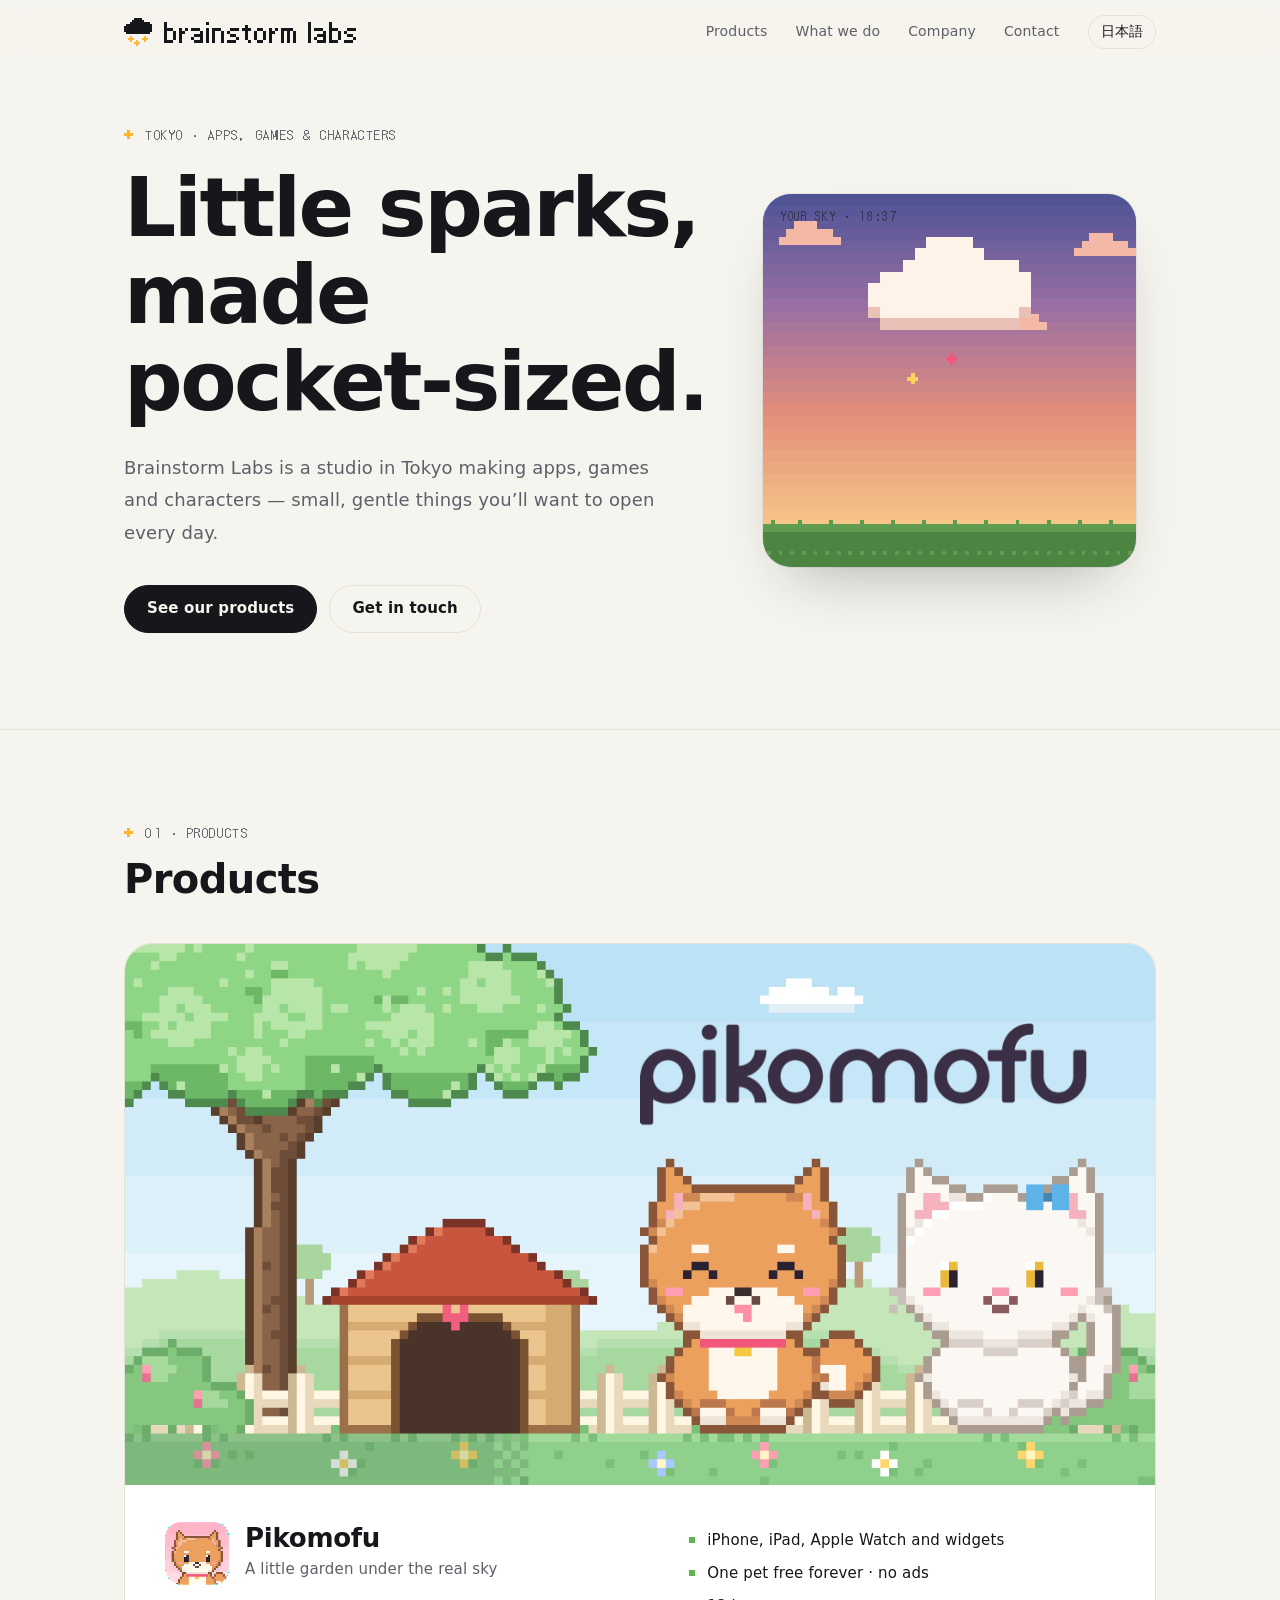
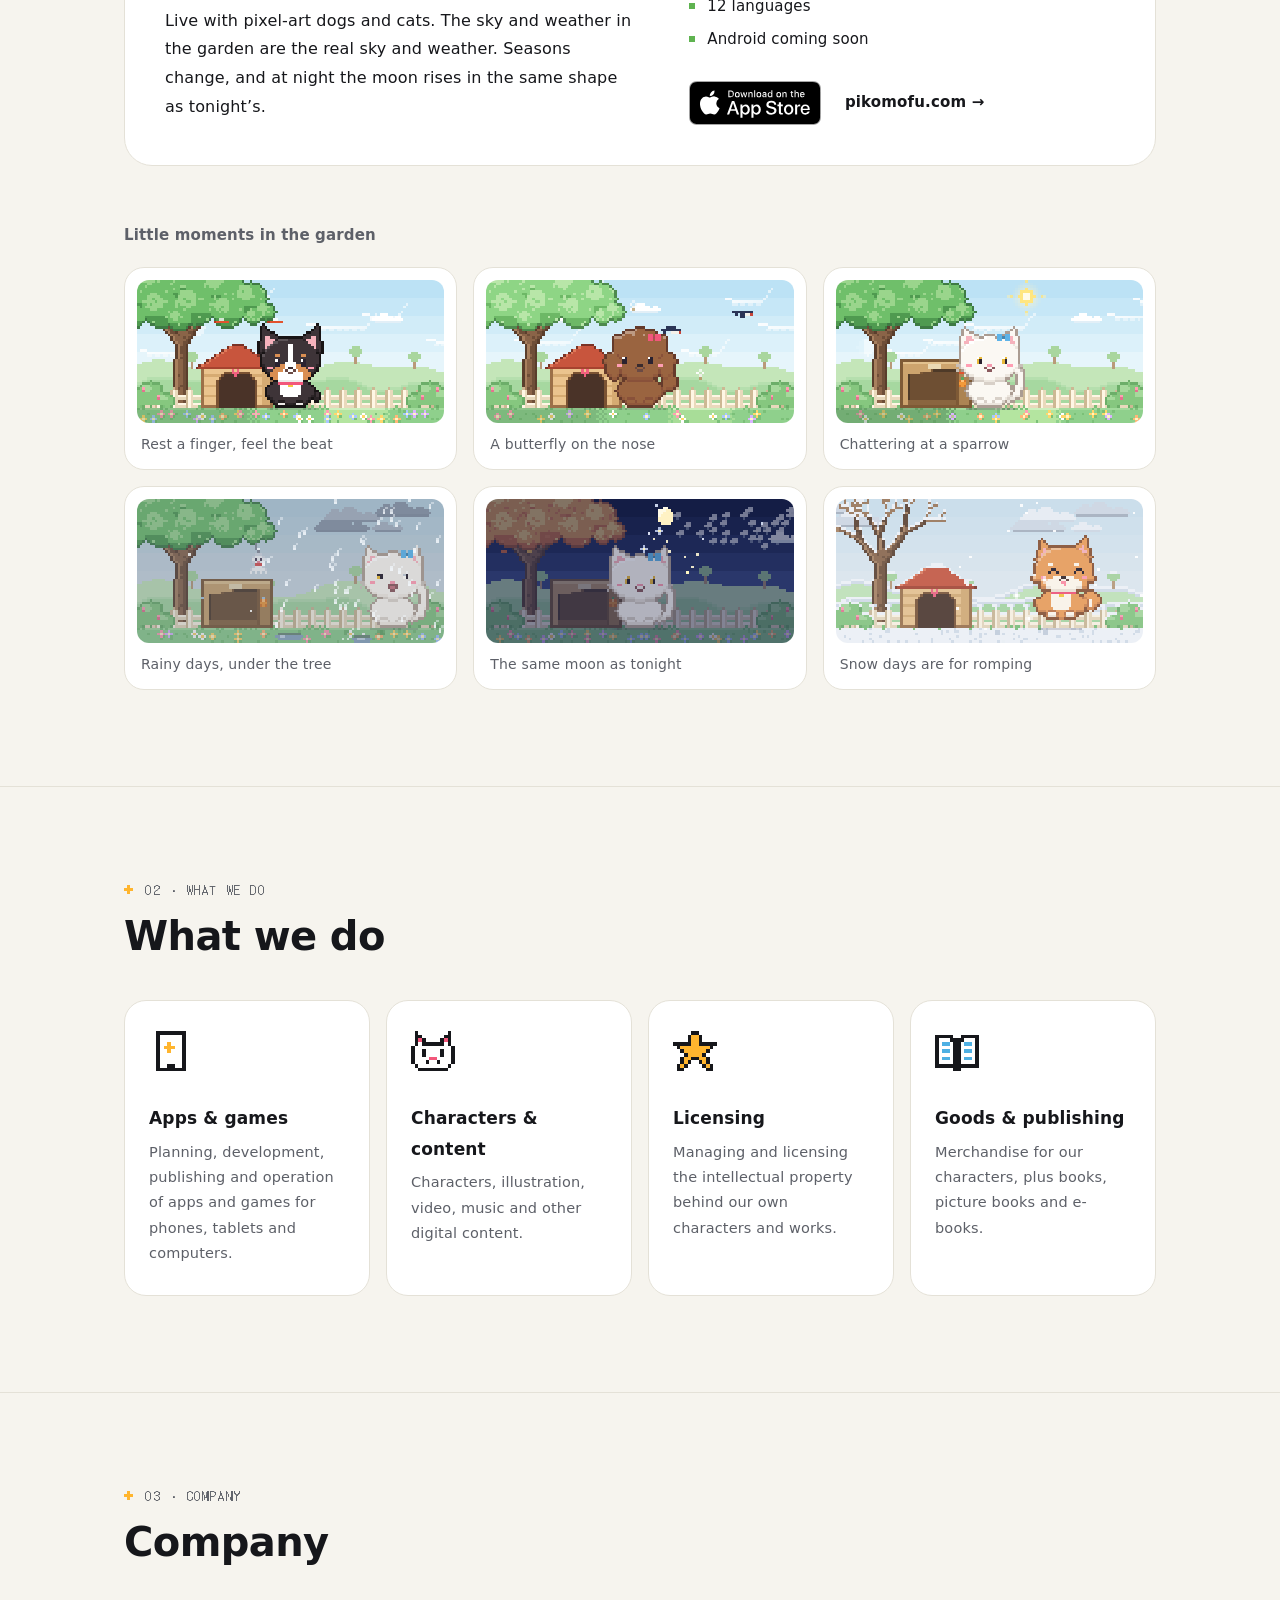
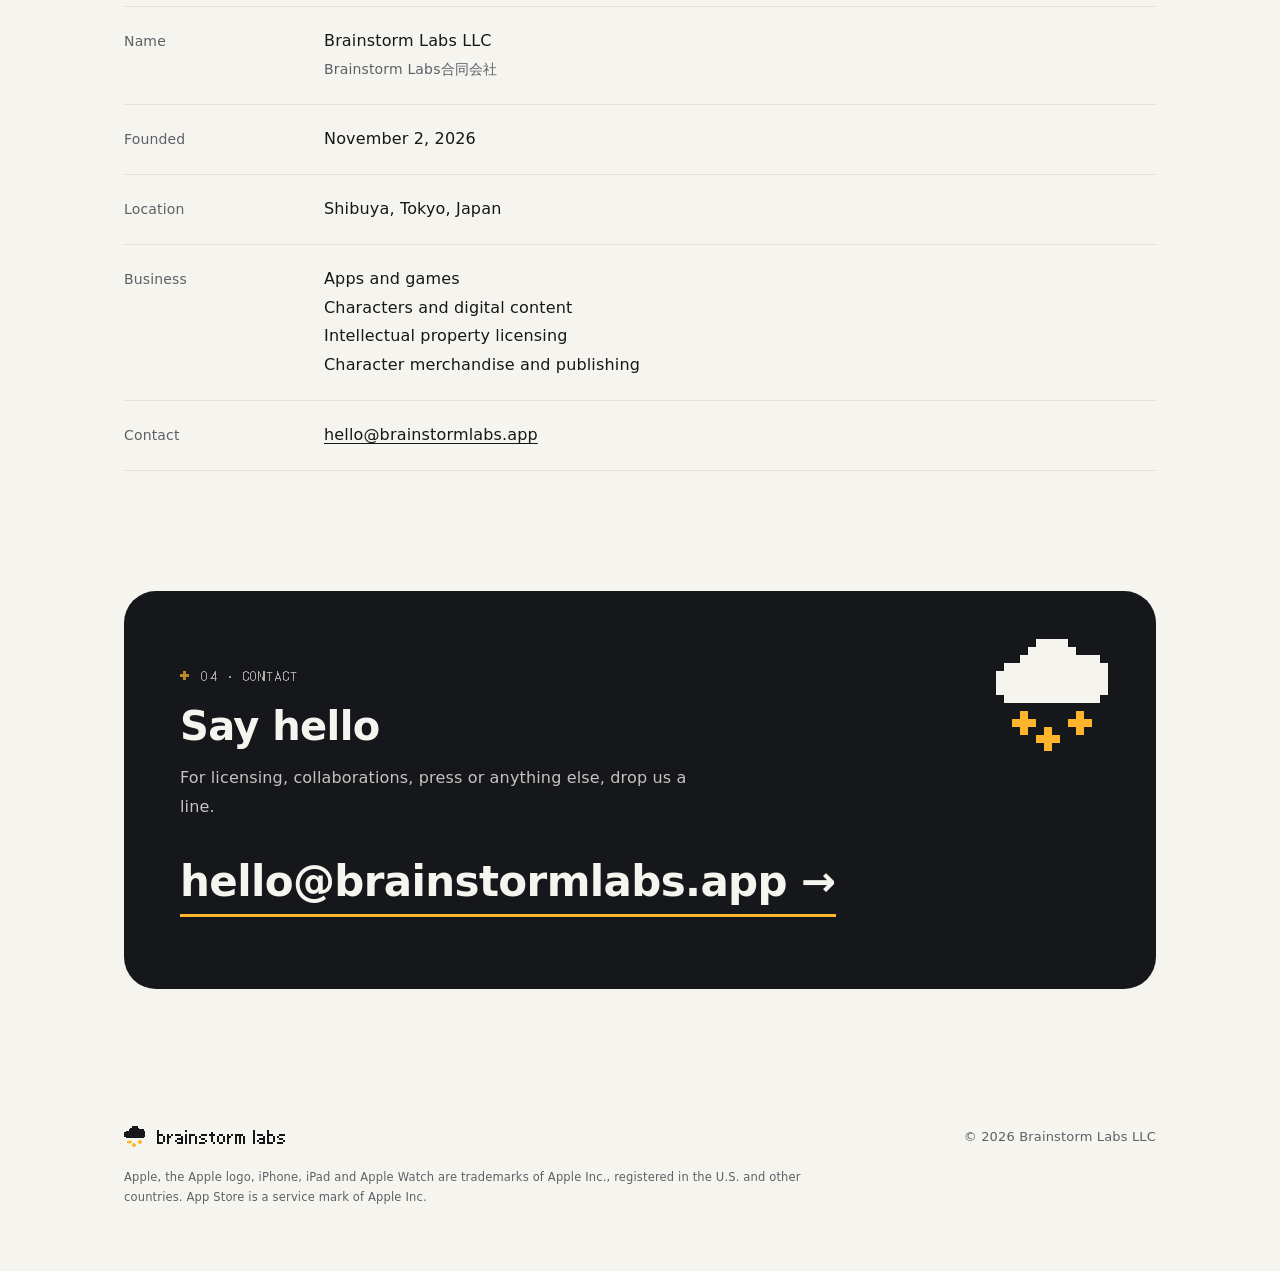
<file: en/index.html>
<!doctype html>
<html lang="en">
<head>
<meta charset="utf-8">
<meta name="viewport" content="width=device-width, initial-scale=1">
<title>Brainstorm Labs — apps, games and characters from Tokyo</title>
<meta name="description" content="Brainstorm Labs is a Tokyo studio making apps, games and characters, including the pixel-art pet app Pikomofu.">
<meta name="theme-color" content="#f6f4ee" media="(prefers-color-scheme: light)">
<meta name="theme-color" content="#0f1013" media="(prefers-color-scheme: dark)">
<link rel="canonical" href="https://brainstormlabs.app/en/">
<link rel="alternate" hreflang="ja" href="https://brainstormlabs.app/">
<link rel="alternate" hreflang="en" href="https://brainstormlabs.app/en/">
<link rel="alternate" hreflang="x-default" href="https://brainstormlabs.app/en/">
<meta property="og:type" content="website">
<meta property="og:site_name" content="Brainstorm Labs">
<meta property="og:title" content="Brainstorm Labs">
<meta property="og:description" content="Brainstorm Labs is a Tokyo studio making apps, games and characters, including the pixel-art pet app Pikomofu.">
<meta property="og:url" content="https://brainstormlabs.app/en/">
<meta property="og:image" content="https://brainstormlabs.app/assets/og.png">
<meta name="twitter:card" content="summary_large_image">
<link rel="icon" href="../assets/favicon.svg" type="image/svg+xml">
<link rel="apple-touch-icon" href="../assets/apple-touch-icon.png">
<link rel="preload" href="../assets/fonts/dot-latin.woff2" as="font" type="font/woff2" crossorigin>
<link rel="stylesheet" href="../assets/site.css">
<script type="application/ld+json">{"@context": "https://schema.org", "@type": "Organization", "name": "Brainstorm Labs LLC", "alternateName": "Brainstorm Labs合同会社", "url": "https://brainstormlabs.app/", "logo": "https://brainstormlabs.app/assets/icon-512.png", "email": "hello@brainstormlabs.app", "foundingDate": "2026-11-02", "address": {"@type": "PostalAddress", "addressLocality": "Shibuya-ku", "addressRegion": "Tokyo", "addressCountry": "JP"}}</script>
</head>
<body>
<header class="top">
  <div class="wrap">
    <a class="brand" href="./" aria-label="Brainstorm Labs"><svg class="mk" width="28" height="28" viewBox="0 0 14 14" shape-rendering="crispEdges" aria-hidden="true"><rect x="5" y="0" width="1" height="1" fill="currentColor"/><rect x="6" y="0" width="1" height="1" fill="currentColor"/><rect x="7" y="0" width="1" height="1" fill="currentColor"/><rect x="8" y="0" width="1" height="1" fill="currentColor"/><rect x="4" y="1" width="1" height="1" fill="currentColor"/><rect x="5" y="1" width="1" height="1" fill="currentColor"/><rect x="6" y="1" width="1" height="1" fill="currentColor"/><rect x="7" y="1" width="1" height="1" fill="currentColor"/><rect x="8" y="1" width="1" height="1" fill="currentColor"/><rect x="9" y="1" width="1" height="1" fill="currentColor"/><rect x="3" y="2" width="1" height="1" fill="currentColor"/><rect x="4" y="2" width="1" height="1" fill="currentColor"/><rect x="5" y="2" width="1" height="1" fill="currentColor"/><rect x="6" y="2" width="1" height="1" fill="currentColor"/><rect x="7" y="2" width="1" height="1" fill="currentColor"/><rect x="8" y="2" width="1" height="1" fill="currentColor"/><rect x="9" y="2" width="1" height="1" fill="currentColor"/><rect x="10" y="2" width="1" height="1" fill="currentColor"/><rect x="11" y="2" width="1" height="1" fill="currentColor"/><rect x="12" y="2" width="1" height="1" fill="currentColor"/><rect x="1" y="3" width="1" height="1" fill="currentColor"/><rect x="2" y="3" width="1" height="1" fill="currentColor"/><rect x="3" y="3" width="1" height="1" fill="currentColor"/><rect x="4" y="3" width="1" height="1" fill="currentColor"/><rect x="5" y="3" width="1" height="1" fill="currentColor"/><rect x="6" y="3" width="1" height="1" fill="currentColor"/><rect x="7" y="3" width="1" height="1" fill="currentColor"/><rect x="8" y="3" width="1" height="1" fill="currentColor"/><rect x="9" y="3" width="1" height="1" fill="currentColor"/><rect x="10" y="3" width="1" height="1" fill="currentColor"/><rect x="11" y="3" width="1" height="1" fill="currentColor"/><rect x="12" y="3" width="1" height="1" fill="currentColor"/><rect x="13" y="3" width="1" height="1" fill="currentColor"/><rect x="0" y="4" width="1" height="1" fill="currentColor"/><rect x="1" y="4" width="1" height="1" fill="currentColor"/><rect x="2" y="4" width="1" height="1" fill="currentColor"/><rect x="3" y="4" width="1" height="1" fill="currentColor"/><rect x="4" y="4" width="1" height="1" fill="currentColor"/><rect x="5" y="4" width="1" height="1" fill="currentColor"/><rect x="6" y="4" width="1" height="1" fill="currentColor"/><rect x="7" y="4" width="1" height="1" fill="currentColor"/><rect x="8" y="4" width="1" height="1" fill="currentColor"/><rect x="9" y="4" width="1" height="1" fill="currentColor"/><rect x="10" y="4" width="1" height="1" fill="currentColor"/><rect x="11" y="4" width="1" height="1" fill="currentColor"/><rect x="12" y="4" width="1" height="1" fill="currentColor"/><rect x="13" y="4" width="1" height="1" fill="currentColor"/><rect x="0" y="5" width="1" height="1" fill="currentColor"/><rect x="1" y="5" width="1" height="1" fill="currentColor"/><rect x="2" y="5" width="1" height="1" fill="currentColor"/><rect x="3" y="5" width="1" height="1" fill="currentColor"/><rect x="4" y="5" width="1" height="1" fill="currentColor"/><rect x="5" y="5" width="1" height="1" fill="currentColor"/><rect x="6" y="5" width="1" height="1" fill="currentColor"/><rect x="7" y="5" width="1" height="1" fill="currentColor"/><rect x="8" y="5" width="1" height="1" fill="currentColor"/><rect x="9" y="5" width="1" height="1" fill="currentColor"/><rect x="10" y="5" width="1" height="1" fill="currentColor"/><rect x="11" y="5" width="1" height="1" fill="currentColor"/><rect x="12" y="5" width="1" height="1" fill="currentColor"/><rect x="13" y="5" width="1" height="1" fill="currentColor"/><rect x="0" y="6" width="1" height="1" fill="currentColor"/><rect x="1" y="6" width="1" height="1" fill="currentColor"/><rect x="2" y="6" width="1" height="1" fill="currentColor"/><rect x="3" y="6" width="1" height="1" fill="currentColor"/><rect x="4" y="6" width="1" height="1" fill="currentColor"/><rect x="5" y="6" width="1" height="1" fill="currentColor"/><rect x="6" y="6" width="1" height="1" fill="currentColor"/><rect x="7" y="6" width="1" height="1" fill="currentColor"/><rect x="8" y="6" width="1" height="1" fill="currentColor"/><rect x="9" y="6" width="1" height="1" fill="currentColor"/><rect x="10" y="6" width="1" height="1" fill="currentColor"/><rect x="11" y="6" width="1" height="1" fill="currentColor"/><rect x="12" y="6" width="1" height="1" fill="currentColor"/><rect x="13" y="6" width="1" height="1" fill="currentColor"/><rect x="1" y="7" width="1" height="1" fill="currentColor"/><rect x="2" y="7" width="1" height="1" fill="currentColor"/><rect x="3" y="7" width="1" height="1" fill="currentColor"/><rect x="4" y="7" width="1" height="1" fill="currentColor"/><rect x="5" y="7" width="1" height="1" fill="currentColor"/><rect x="6" y="7" width="1" height="1" fill="currentColor"/><rect x="7" y="7" width="1" height="1" fill="currentColor"/><rect x="8" y="7" width="1" height="1" fill="currentColor"/><rect x="9" y="7" width="1" height="1" fill="currentColor"/><rect x="10" y="7" width="1" height="1" fill="currentColor"/><rect x="11" y="7" width="1" height="1" fill="currentColor"/><rect x="12" y="7" width="1" height="1" fill="currentColor"/><rect x="3" y="9" width="1" height="1" fill="#ffb52e"/><rect x="10" y="9" width="1" height="1" fill="#ffb52e"/><rect x="2" y="10" width="1" height="1" fill="#ffb52e"/><rect x="3" y="10" width="1" height="1" fill="#ffb52e"/><rect x="4" y="10" width="1" height="1" fill="#ffb52e"/><rect x="9" y="10" width="1" height="1" fill="#ffb52e"/><rect x="10" y="10" width="1" height="1" fill="#ffb52e"/><rect x="11" y="10" width="1" height="1" fill="#ffb52e"/><rect x="3" y="11" width="1" height="1" fill="#ffb52e"/><rect x="6" y="11" width="1" height="1" fill="#ffb52e"/><rect x="10" y="11" width="1" height="1" fill="#ffb52e"/><rect x="5" y="12" width="1" height="1" fill="#ffb52e"/><rect x="6" y="12" width="1" height="1" fill="#ffb52e"/><rect x="7" y="12" width="1" height="1" fill="#ffb52e"/><rect x="6" y="13" width="1" height="1" fill="#ffb52e"/></svg><svg class="wd" width="192" height="21" viewBox="0 0 64 7" shape-rendering="crispEdges" aria-hidden="true"><rect x="0" y="0" width="1" height="1" fill="currentColor"/><rect x="14" y="0" width="1" height="1" fill="currentColor"/><rect x="48" y="0" width="1" height="1" fill="currentColor"/><rect x="55" y="0" width="1" height="1" fill="currentColor"/><rect x="0" y="1" width="1" height="1" fill="currentColor"/><rect x="27" y="1" width="1" height="1" fill="currentColor"/><rect x="48" y="1" width="1" height="1" fill="currentColor"/><rect x="55" y="1" width="1" height="1" fill="currentColor"/><rect x="0" y="2" width="1" height="1" fill="currentColor"/><rect x="1" y="2" width="1" height="1" fill="currentColor"/><rect x="2" y="2" width="1" height="1" fill="currentColor"/><rect x="5" y="2" width="1" height="1" fill="currentColor"/><rect x="7" y="2" width="1" height="1" fill="currentColor"/><rect x="9" y="2" width="1" height="1" fill="currentColor"/><rect x="10" y="2" width="1" height="1" fill="currentColor"/><rect x="11" y="2" width="1" height="1" fill="currentColor"/><rect x="14" y="2" width="1" height="1" fill="currentColor"/><rect x="16" y="2" width="1" height="1" fill="currentColor"/><rect x="17" y="2" width="1" height="1" fill="currentColor"/><rect x="18" y="2" width="1" height="1" fill="currentColor"/><rect x="22" y="2" width="1" height="1" fill="currentColor"/><rect x="23" y="2" width="1" height="1" fill="currentColor"/><rect x="24" y="2" width="1" height="1" fill="currentColor"/><rect x="26" y="2" width="1" height="1" fill="currentColor"/><rect x="27" y="2" width="1" height="1" fill="currentColor"/><rect x="28" y="2" width="1" height="1" fill="currentColor"/><rect x="31" y="2" width="1" height="1" fill="currentColor"/><rect x="32" y="2" width="1" height="1" fill="currentColor"/><rect x="35" y="2" width="1" height="1" fill="currentColor"/><rect x="37" y="2" width="1" height="1" fill="currentColor"/><rect x="39" y="2" width="1" height="1" fill="currentColor"/><rect x="40" y="2" width="1" height="1" fill="currentColor"/><rect x="41" y="2" width="1" height="1" fill="currentColor"/><rect x="42" y="2" width="1" height="1" fill="currentColor"/><rect x="48" y="2" width="1" height="1" fill="currentColor"/><rect x="50" y="2" width="1" height="1" fill="currentColor"/><rect x="51" y="2" width="1" height="1" fill="currentColor"/><rect x="52" y="2" width="1" height="1" fill="currentColor"/><rect x="55" y="2" width="1" height="1" fill="currentColor"/><rect x="56" y="2" width="1" height="1" fill="currentColor"/><rect x="57" y="2" width="1" height="1" fill="currentColor"/><rect x="61" y="2" width="1" height="1" fill="currentColor"/><rect x="62" y="2" width="1" height="1" fill="currentColor"/><rect x="63" y="2" width="1" height="1" fill="currentColor"/><rect x="0" y="3" width="1" height="1" fill="currentColor"/><rect x="3" y="3" width="1" height="1" fill="currentColor"/><rect x="5" y="3" width="1" height="1" fill="currentColor"/><rect x="6" y="3" width="1" height="1" fill="currentColor"/><rect x="12" y="3" width="1" height="1" fill="currentColor"/><rect x="14" y="3" width="1" height="1" fill="currentColor"/><rect x="16" y="3" width="1" height="1" fill="currentColor"/><rect x="19" y="3" width="1" height="1" fill="currentColor"/><rect x="21" y="3" width="1" height="1" fill="currentColor"/><rect x="27" y="3" width="1" height="1" fill="currentColor"/><rect x="30" y="3" width="1" height="1" fill="currentColor"/><rect x="33" y="3" width="1" height="1" fill="currentColor"/><rect x="35" y="3" width="1" height="1" fill="currentColor"/><rect x="36" y="3" width="1" height="1" fill="currentColor"/><rect x="39" y="3" width="1" height="1" fill="currentColor"/><rect x="41" y="3" width="1" height="1" fill="currentColor"/><rect x="43" y="3" width="1" height="1" fill="currentColor"/><rect x="48" y="3" width="1" height="1" fill="currentColor"/><rect x="53" y="3" width="1" height="1" fill="currentColor"/><rect x="55" y="3" width="1" height="1" fill="currentColor"/><rect x="58" y="3" width="1" height="1" fill="currentColor"/><rect x="60" y="3" width="1" height="1" fill="currentColor"/><rect x="0" y="4" width="1" height="1" fill="currentColor"/><rect x="3" y="4" width="1" height="1" fill="currentColor"/><rect x="5" y="4" width="1" height="1" fill="currentColor"/><rect x="10" y="4" width="1" height="1" fill="currentColor"/><rect x="11" y="4" width="1" height="1" fill="currentColor"/><rect x="12" y="4" width="1" height="1" fill="currentColor"/><rect x="14" y="4" width="1" height="1" fill="currentColor"/><rect x="16" y="4" width="1" height="1" fill="currentColor"/><rect x="19" y="4" width="1" height="1" fill="currentColor"/><rect x="22" y="4" width="1" height="1" fill="currentColor"/><rect x="23" y="4" width="1" height="1" fill="currentColor"/><rect x="27" y="4" width="1" height="1" fill="currentColor"/><rect x="30" y="4" width="1" height="1" fill="currentColor"/><rect x="33" y="4" width="1" height="1" fill="currentColor"/><rect x="35" y="4" width="1" height="1" fill="currentColor"/><rect x="39" y="4" width="1" height="1" fill="currentColor"/><rect x="41" y="4" width="1" height="1" fill="currentColor"/><rect x="43" y="4" width="1" height="1" fill="currentColor"/><rect x="48" y="4" width="1" height="1" fill="currentColor"/><rect x="51" y="4" width="1" height="1" fill="currentColor"/><rect x="52" y="4" width="1" height="1" fill="currentColor"/><rect x="53" y="4" width="1" height="1" fill="currentColor"/><rect x="55" y="4" width="1" height="1" fill="currentColor"/><rect x="58" y="4" width="1" height="1" fill="currentColor"/><rect x="61" y="4" width="1" height="1" fill="currentColor"/><rect x="62" y="4" width="1" height="1" fill="currentColor"/><rect x="0" y="5" width="1" height="1" fill="currentColor"/><rect x="3" y="5" width="1" height="1" fill="currentColor"/><rect x="5" y="5" width="1" height="1" fill="currentColor"/><rect x="9" y="5" width="1" height="1" fill="currentColor"/><rect x="12" y="5" width="1" height="1" fill="currentColor"/><rect x="14" y="5" width="1" height="1" fill="currentColor"/><rect x="16" y="5" width="1" height="1" fill="currentColor"/><rect x="19" y="5" width="1" height="1" fill="currentColor"/><rect x="24" y="5" width="1" height="1" fill="currentColor"/><rect x="27" y="5" width="1" height="1" fill="currentColor"/><rect x="30" y="5" width="1" height="1" fill="currentColor"/><rect x="33" y="5" width="1" height="1" fill="currentColor"/><rect x="35" y="5" width="1" height="1" fill="currentColor"/><rect x="39" y="5" width="1" height="1" fill="currentColor"/><rect x="41" y="5" width="1" height="1" fill="currentColor"/><rect x="43" y="5" width="1" height="1" fill="currentColor"/><rect x="48" y="5" width="1" height="1" fill="currentColor"/><rect x="50" y="5" width="1" height="1" fill="currentColor"/><rect x="53" y="5" width="1" height="1" fill="currentColor"/><rect x="55" y="5" width="1" height="1" fill="currentColor"/><rect x="58" y="5" width="1" height="1" fill="currentColor"/><rect x="63" y="5" width="1" height="1" fill="currentColor"/><rect x="0" y="6" width="1" height="1" fill="currentColor"/><rect x="1" y="6" width="1" height="1" fill="currentColor"/><rect x="2" y="6" width="1" height="1" fill="currentColor"/><rect x="5" y="6" width="1" height="1" fill="currentColor"/><rect x="10" y="6" width="1" height="1" fill="currentColor"/><rect x="11" y="6" width="1" height="1" fill="currentColor"/><rect x="12" y="6" width="1" height="1" fill="currentColor"/><rect x="14" y="6" width="1" height="1" fill="currentColor"/><rect x="16" y="6" width="1" height="1" fill="currentColor"/><rect x="19" y="6" width="1" height="1" fill="currentColor"/><rect x="21" y="6" width="1" height="1" fill="currentColor"/><rect x="22" y="6" width="1" height="1" fill="currentColor"/><rect x="23" y="6" width="1" height="1" fill="currentColor"/><rect x="28" y="6" width="1" height="1" fill="currentColor"/><rect x="31" y="6" width="1" height="1" fill="currentColor"/><rect x="32" y="6" width="1" height="1" fill="currentColor"/><rect x="35" y="6" width="1" height="1" fill="currentColor"/><rect x="39" y="6" width="1" height="1" fill="currentColor"/><rect x="41" y="6" width="1" height="1" fill="currentColor"/><rect x="43" y="6" width="1" height="1" fill="currentColor"/><rect x="48" y="6" width="1" height="1" fill="currentColor"/><rect x="51" y="6" width="1" height="1" fill="currentColor"/><rect x="52" y="6" width="1" height="1" fill="currentColor"/><rect x="53" y="6" width="1" height="1" fill="currentColor"/><rect x="55" y="6" width="1" height="1" fill="currentColor"/><rect x="56" y="6" width="1" height="1" fill="currentColor"/><rect x="57" y="6" width="1" height="1" fill="currentColor"/><rect x="60" y="6" width="1" height="1" fill="currentColor"/><rect x="61" y="6" width="1" height="1" fill="currentColor"/><rect x="62" y="6" width="1" height="1" fill="currentColor"/></svg></a>
    <nav class="nav"><a href="#products">Products</a><a href="#business">What we do</a><a href="#company">Company</a><a href="#contact">Contact</a><a class="lang" href="../" hreflang="ja" lang="ja">日本語</a></nav>
  </div>
</header>

<main>
  <div class="wrap hero">
    <div>
      <p class="eyebrow">Tokyo · Apps, Games & Characters</p>
      <h1>Little sparks,<br>made <span class="nw">pocket-sized.</span></h1>
      <p class="lead">Brainstorm Labs is a studio in Tokyo making apps, games and characters — small, gentle things you’ll want to open every day.</p>
      <p class="cta"><a class="btn primary" href="#products">See our products</a><a class="btn" href="#contact">Get in touch</a></p>
    </div>
    <div class="stage" aria-hidden="true"><canvas></canvas><p class="sky-label"><span class="t"></span></p></div>
  </div>

  <section id="products">
    <div class="wrap">
      <div class="head"><p class="eyebrow">01 · Products</p><h2>Products</h2></div>
      <article class="feature">
        <div class="art"><img src="../assets/pikomofu-og.png" width="1200" height="630" alt="A shiba dog and a white cat side by side in the Pikomofu garden"></div>
        <div class="body">
          <div>
            <div class="app"><img src="../assets/pikomofu.png" width="64" height="64" alt=""><div><h3>Pikomofu</h3><p>A little garden under the real sky</p></div></div>
            <p class="desc">Live with pixel-art dogs and cats. The sky and weather in the garden are the real sky and weather. Seasons change, and at night the moon rises in the same shape as tonight’s.</p>
          </div>
          <div>
          <ul class="facts"><li>iPhone, iPad, Apple Watch and widgets</li><li>One pet free forever · no ads</li><li>12 languages</li><li>Android coming soon</li></ul>
          <div class="stores">
            <a href="https://apps.apple.com/app/apple-store/id6823616416?pt=616456&ct=brainstormlabs&mt=8"><picture><source srcset="../assets/en-white.svg" media="(prefers-color-scheme: dark)"><img src="../assets/en-black.svg" height="44" alt="Download on the App Store"></picture></a>
            <a class="more" href="https://pikomofu.com/en/">pikomofu.com <span aria-hidden="true">→</span></a>
          </div>
          </div>
        </div>
      </article>
      <h3 class="moments-h">Little moments in the garden</h3>
      <div class="moments"><figure class="moment"><picture><source srcset="../assets/moments/yubi.png" media="(prefers-reduced-motion: reduce)"><img src="../assets/moments/yubi.gif" width="120" height="56" alt="Rest a finger, feel the beat" loading="lazy" decoding="async"></picture><figcaption>Rest a finger, feel the beat</figcaption></figure><figure class="moment"><picture><source srcset="../assets/moments/chou-hana.png" media="(prefers-reduced-motion: reduce)"><img src="../assets/moments/chou-hana.gif" width="120" height="56" alt="A butterfly on the nose" loading="lazy" decoding="async"></picture><figcaption>A butterfly on the nose</figcaption></figure><figure class="moment"><picture><source srcset="../assets/moments/neko-suzume.png" media="(prefers-reduced-motion: reduce)"><img src="../assets/moments/neko-suzume.gif" width="120" height="56" alt="Chattering at a sparrow" loading="lazy" decoding="async"></picture><figcaption>Chattering at a sparrow</figcaption></figure><figure class="moment"><picture><source srcset="../assets/moments/ame-ki.png" media="(prefers-reduced-motion: reduce)"><img src="../assets/moments/ame-ki.gif" width="120" height="56" alt="Rainy days, under the tree" loading="lazy" decoding="async"></picture><figcaption>Rainy days, under the tree</figcaption></figure><figure class="moment"><picture><source srcset="../assets/moments/tsukikage.png" media="(prefers-reduced-motion: reduce)"><img src="../assets/moments/tsukikage.gif" width="120" height="56" alt="The same moon as tonight" loading="lazy" decoding="async"></picture><figcaption>The same moon as tonight</figcaption></figure><figure class="moment"><picture><source srcset="../assets/moments/yuki-inu.png" media="(prefers-reduced-motion: reduce)"><img src="../assets/moments/yuki-inu.gif" width="120" height="56" alt="Snow days are for romping" loading="lazy" decoding="async"></picture><figcaption>Snow days are for romping</figcaption></figure></div>
    </div>
  </section>

  <section id="business">
    <div class="wrap">
      <div class="head"><p class="eyebrow">02 · What we do</p><h2>What we do</h2></div>
      <ul class="services"><li><svg viewBox="0 0 12 11" shape-rendering="crispEdges" aria-hidden="true"><rect x="2" y="0" width="1" height="1" fill="currentColor"/><rect x="3" y="0" width="1" height="1" fill="currentColor"/><rect x="4" y="0" width="1" height="1" fill="currentColor"/><rect x="5" y="0" width="1" height="1" fill="currentColor"/><rect x="6" y="0" width="1" height="1" fill="currentColor"/><rect x="7" y="0" width="1" height="1" fill="currentColor"/><rect x="8" y="0" width="1" height="1" fill="currentColor"/><rect x="9" y="0" width="1" height="1" fill="currentColor"/><rect x="2" y="1" width="1" height="1" fill="currentColor"/><rect x="9" y="1" width="1" height="1" fill="currentColor"/><rect x="2" y="2" width="1" height="1" fill="currentColor"/><rect x="9" y="2" width="1" height="1" fill="currentColor"/><rect x="2" y="3" width="1" height="1" fill="currentColor"/><rect x="5" y="3" width="1" height="1" fill="#ffb52e"/><rect x="9" y="3" width="1" height="1" fill="currentColor"/><rect x="2" y="4" width="1" height="1" fill="currentColor"/><rect x="4" y="4" width="1" height="1" fill="#ffb52e"/><rect x="5" y="4" width="1" height="1" fill="#ffb52e"/><rect x="6" y="4" width="1" height="1" fill="#ffb52e"/><rect x="9" y="4" width="1" height="1" fill="currentColor"/><rect x="2" y="5" width="1" height="1" fill="currentColor"/><rect x="5" y="5" width="1" height="1" fill="#ffb52e"/><rect x="9" y="5" width="1" height="1" fill="currentColor"/><rect x="2" y="6" width="1" height="1" fill="currentColor"/><rect x="9" y="6" width="1" height="1" fill="currentColor"/><rect x="2" y="7" width="1" height="1" fill="currentColor"/><rect x="9" y="7" width="1" height="1" fill="currentColor"/><rect x="2" y="8" width="1" height="1" fill="currentColor"/><rect x="9" y="8" width="1" height="1" fill="currentColor"/><rect x="2" y="9" width="1" height="1" fill="currentColor"/><rect x="5" y="9" width="1" height="1" fill="currentColor"/><rect x="6" y="9" width="1" height="1" fill="currentColor"/><rect x="9" y="9" width="1" height="1" fill="currentColor"/><rect x="2" y="10" width="1" height="1" fill="currentColor"/><rect x="3" y="10" width="1" height="1" fill="currentColor"/><rect x="4" y="10" width="1" height="1" fill="currentColor"/><rect x="5" y="10" width="1" height="1" fill="currentColor"/><rect x="6" y="10" width="1" height="1" fill="currentColor"/><rect x="7" y="10" width="1" height="1" fill="currentColor"/><rect x="8" y="10" width="1" height="1" fill="currentColor"/><rect x="9" y="10" width="1" height="1" fill="currentColor"/></svg><h3>Apps & games</h3><p>Planning, development, publishing and operation of apps and games for phones, tablets and computers.</p></li><li><svg viewBox="0 0 12 11" shape-rendering="crispEdges" aria-hidden="true"><rect x="1" y="0" width="1" height="1" fill="currentColor"/><rect x="10" y="0" width="1" height="1" fill="currentColor"/><rect x="1" y="1" width="1" height="1" fill="currentColor"/><rect x="2" y="1" width="1" height="1" fill="currentColor"/><rect x="9" y="1" width="1" height="1" fill="currentColor"/><rect x="10" y="1" width="1" height="1" fill="currentColor"/><rect x="1" y="2" width="1" height="1" fill="currentColor"/><rect x="2" y="2" width="1" height="1" fill="#f2577b"/><rect x="3" y="2" width="1" height="1" fill="currentColor"/><rect x="8" y="2" width="1" height="1" fill="currentColor"/><rect x="9" y="2" width="1" height="1" fill="#f2577b"/><rect x="10" y="2" width="1" height="1" fill="currentColor"/><rect x="1" y="3" width="1" height="1" fill="currentColor"/><rect x="3" y="3" width="1" height="1" fill="currentColor"/><rect x="4" y="3" width="1" height="1" fill="currentColor"/><rect x="5" y="3" width="1" height="1" fill="currentColor"/><rect x="6" y="3" width="1" height="1" fill="currentColor"/><rect x="7" y="3" width="1" height="1" fill="currentColor"/><rect x="8" y="3" width="1" height="1" fill="currentColor"/><rect x="10" y="3" width="1" height="1" fill="currentColor"/><rect x="0" y="4" width="1" height="1" fill="currentColor"/><rect x="11" y="4" width="1" height="1" fill="currentColor"/><rect x="0" y="5" width="1" height="1" fill="currentColor"/><rect x="3" y="5" width="1" height="1" fill="currentColor"/><rect x="8" y="5" width="1" height="1" fill="currentColor"/><rect x="11" y="5" width="1" height="1" fill="currentColor"/><rect x="0" y="6" width="1" height="1" fill="currentColor"/><rect x="3" y="6" width="1" height="1" fill="currentColor"/><rect x="8" y="6" width="1" height="1" fill="currentColor"/><rect x="11" y="6" width="1" height="1" fill="currentColor"/><rect x="0" y="7" width="1" height="1" fill="currentColor"/><rect x="5" y="7" width="1" height="1" fill="#f2577b"/><rect x="6" y="7" width="1" height="1" fill="#f2577b"/><rect x="11" y="7" width="1" height="1" fill="currentColor"/><rect x="0" y="8" width="1" height="1" fill="currentColor"/><rect x="4" y="8" width="1" height="1" fill="currentColor"/><rect x="7" y="8" width="1" height="1" fill="currentColor"/><rect x="11" y="8" width="1" height="1" fill="currentColor"/><rect x="1" y="9" width="1" height="1" fill="currentColor"/><rect x="10" y="9" width="1" height="1" fill="currentColor"/><rect x="2" y="10" width="1" height="1" fill="currentColor"/><rect x="3" y="10" width="1" height="1" fill="currentColor"/><rect x="4" y="10" width="1" height="1" fill="currentColor"/><rect x="5" y="10" width="1" height="1" fill="currentColor"/><rect x="6" y="10" width="1" height="1" fill="currentColor"/><rect x="7" y="10" width="1" height="1" fill="currentColor"/><rect x="8" y="10" width="1" height="1" fill="currentColor"/><rect x="9" y="10" width="1" height="1" fill="currentColor"/></svg><h3>Characters & content</h3><p>Characters, illustration, video, music and other digital content.</p></li><li><svg viewBox="0 0 12 11" shape-rendering="crispEdges" aria-hidden="true"><rect x="5" y="0" width="1" height="1" fill="currentColor"/><rect x="6" y="0" width="1" height="1" fill="currentColor"/><rect x="4" y="1" width="1" height="1" fill="currentColor"/><rect x="5" y="1" width="1" height="1" fill="#ffb52e"/><rect x="6" y="1" width="1" height="1" fill="#ffb52e"/><rect x="7" y="1" width="1" height="1" fill="currentColor"/><rect x="4" y="2" width="1" height="1" fill="currentColor"/><rect x="5" y="2" width="1" height="1" fill="#ffb52e"/><rect x="6" y="2" width="1" height="1" fill="#ffb52e"/><rect x="7" y="2" width="1" height="1" fill="currentColor"/><rect x="0" y="3" width="1" height="1" fill="currentColor"/><rect x="1" y="3" width="1" height="1" fill="currentColor"/><rect x="2" y="3" width="1" height="1" fill="currentColor"/><rect x="3" y="3" width="1" height="1" fill="currentColor"/><rect x="4" y="3" width="1" height="1" fill="currentColor"/><rect x="5" y="3" width="1" height="1" fill="#ffb52e"/><rect x="6" y="3" width="1" height="1" fill="#ffb52e"/><rect x="7" y="3" width="1" height="1" fill="currentColor"/><rect x="8" y="3" width="1" height="1" fill="currentColor"/><rect x="9" y="3" width="1" height="1" fill="currentColor"/><rect x="10" y="3" width="1" height="1" fill="currentColor"/><rect x="11" y="3" width="1" height="1" fill="currentColor"/><rect x="1" y="4" width="1" height="1" fill="currentColor"/><rect x="2" y="4" width="1" height="1" fill="#ffb52e"/><rect x="3" y="4" width="1" height="1" fill="#ffb52e"/><rect x="4" y="4" width="1" height="1" fill="#ffb52e"/><rect x="5" y="4" width="1" height="1" fill="#ffb52e"/><rect x="6" y="4" width="1" height="1" fill="#ffb52e"/><rect x="7" y="4" width="1" height="1" fill="#ffb52e"/><rect x="8" y="4" width="1" height="1" fill="#ffb52e"/><rect x="9" y="4" width="1" height="1" fill="#ffb52e"/><rect x="10" y="4" width="1" height="1" fill="currentColor"/><rect x="2" y="5" width="1" height="1" fill="currentColor"/><rect x="3" y="5" width="1" height="1" fill="#ffb52e"/><rect x="4" y="5" width="1" height="1" fill="#ffb52e"/><rect x="5" y="5" width="1" height="1" fill="#ffb52e"/><rect x="6" y="5" width="1" height="1" fill="#ffb52e"/><rect x="7" y="5" width="1" height="1" fill="#ffb52e"/><rect x="8" y="5" width="1" height="1" fill="#ffb52e"/><rect x="9" y="5" width="1" height="1" fill="currentColor"/><rect x="3" y="6" width="1" height="1" fill="currentColor"/><rect x="4" y="6" width="1" height="1" fill="#ffb52e"/><rect x="5" y="6" width="1" height="1" fill="#ffb52e"/><rect x="6" y="6" width="1" height="1" fill="#ffb52e"/><rect x="7" y="6" width="1" height="1" fill="#ffb52e"/><rect x="8" y="6" width="1" height="1" fill="currentColor"/><rect x="2" y="7" width="1" height="1" fill="currentColor"/><rect x="3" y="7" width="1" height="1" fill="#ffb52e"/><rect x="4" y="7" width="1" height="1" fill="#ffb52e"/><rect x="5" y="7" width="1" height="1" fill="currentColor"/><rect x="6" y="7" width="1" height="1" fill="currentColor"/><rect x="7" y="7" width="1" height="1" fill="#ffb52e"/><rect x="8" y="7" width="1" height="1" fill="#ffb52e"/><rect x="9" y="7" width="1" height="1" fill="currentColor"/><rect x="2" y="8" width="1" height="1" fill="currentColor"/><rect x="3" y="8" width="1" height="1" fill="#ffb52e"/><rect x="4" y="8" width="1" height="1" fill="currentColor"/><rect x="7" y="8" width="1" height="1" fill="currentColor"/><rect x="8" y="8" width="1" height="1" fill="#ffb52e"/><rect x="9" y="8" width="1" height="1" fill="currentColor"/><rect x="1" y="9" width="1" height="1" fill="currentColor"/><rect x="2" y="9" width="1" height="1" fill="#ffb52e"/><rect x="3" y="9" width="1" height="1" fill="currentColor"/><rect x="8" y="9" width="1" height="1" fill="currentColor"/><rect x="9" y="9" width="1" height="1" fill="#ffb52e"/><rect x="10" y="9" width="1" height="1" fill="currentColor"/><rect x="1" y="10" width="1" height="1" fill="currentColor"/><rect x="2" y="10" width="1" height="1" fill="currentColor"/><rect x="9" y="10" width="1" height="1" fill="currentColor"/><rect x="10" y="10" width="1" height="1" fill="currentColor"/></svg><h3>Licensing</h3><p>Managing and licensing the intellectual property behind our own characters and works.</p></li><li><svg viewBox="0 0 12 11" shape-rendering="crispEdges" aria-hidden="true"><rect x="0" y="1" width="1" height="1" fill="currentColor"/><rect x="1" y="1" width="1" height="1" fill="currentColor"/><rect x="2" y="1" width="1" height="1" fill="currentColor"/><rect x="3" y="1" width="1" height="1" fill="currentColor"/><rect x="4" y="1" width="1" height="1" fill="currentColor"/><rect x="7" y="1" width="1" height="1" fill="currentColor"/><rect x="8" y="1" width="1" height="1" fill="currentColor"/><rect x="9" y="1" width="1" height="1" fill="currentColor"/><rect x="10" y="1" width="1" height="1" fill="currentColor"/><rect x="11" y="1" width="1" height="1" fill="currentColor"/><rect x="0" y="2" width="1" height="1" fill="currentColor"/><rect x="4" y="2" width="1" height="1" fill="currentColor"/><rect x="5" y="2" width="1" height="1" fill="currentColor"/><rect x="6" y="2" width="1" height="1" fill="currentColor"/><rect x="7" y="2" width="1" height="1" fill="currentColor"/><rect x="11" y="2" width="1" height="1" fill="currentColor"/><rect x="0" y="3" width="1" height="1" fill="currentColor"/><rect x="2" y="3" width="1" height="1" fill="#4fb0e3"/><rect x="3" y="3" width="1" height="1" fill="#4fb0e3"/><rect x="5" y="3" width="1" height="1" fill="currentColor"/><rect x="6" y="3" width="1" height="1" fill="currentColor"/><rect x="8" y="3" width="1" height="1" fill="#4fb0e3"/><rect x="9" y="3" width="1" height="1" fill="#4fb0e3"/><rect x="11" y="3" width="1" height="1" fill="currentColor"/><rect x="0" y="4" width="1" height="1" fill="currentColor"/><rect x="5" y="4" width="1" height="1" fill="currentColor"/><rect x="6" y="4" width="1" height="1" fill="currentColor"/><rect x="11" y="4" width="1" height="1" fill="currentColor"/><rect x="0" y="5" width="1" height="1" fill="currentColor"/><rect x="2" y="5" width="1" height="1" fill="#4fb0e3"/><rect x="3" y="5" width="1" height="1" fill="#4fb0e3"/><rect x="5" y="5" width="1" height="1" fill="currentColor"/><rect x="6" y="5" width="1" height="1" fill="currentColor"/><rect x="8" y="5" width="1" height="1" fill="#4fb0e3"/><rect x="9" y="5" width="1" height="1" fill="#4fb0e3"/><rect x="11" y="5" width="1" height="1" fill="currentColor"/><rect x="0" y="6" width="1" height="1" fill="currentColor"/><rect x="5" y="6" width="1" height="1" fill="currentColor"/><rect x="6" y="6" width="1" height="1" fill="currentColor"/><rect x="11" y="6" width="1" height="1" fill="currentColor"/><rect x="0" y="7" width="1" height="1" fill="currentColor"/><rect x="2" y="7" width="1" height="1" fill="#4fb0e3"/><rect x="3" y="7" width="1" height="1" fill="#4fb0e3"/><rect x="5" y="7" width="1" height="1" fill="currentColor"/><rect x="6" y="7" width="1" height="1" fill="currentColor"/><rect x="8" y="7" width="1" height="1" fill="#4fb0e3"/><rect x="9" y="7" width="1" height="1" fill="#4fb0e3"/><rect x="11" y="7" width="1" height="1" fill="currentColor"/><rect x="0" y="8" width="1" height="1" fill="currentColor"/><rect x="5" y="8" width="1" height="1" fill="currentColor"/><rect x="6" y="8" width="1" height="1" fill="currentColor"/><rect x="11" y="8" width="1" height="1" fill="currentColor"/><rect x="0" y="9" width="1" height="1" fill="currentColor"/><rect x="1" y="9" width="1" height="1" fill="currentColor"/><rect x="2" y="9" width="1" height="1" fill="currentColor"/><rect x="3" y="9" width="1" height="1" fill="currentColor"/><rect x="4" y="9" width="1" height="1" fill="currentColor"/><rect x="5" y="9" width="1" height="1" fill="currentColor"/><rect x="6" y="9" width="1" height="1" fill="currentColor"/><rect x="7" y="9" width="1" height="1" fill="currentColor"/><rect x="8" y="9" width="1" height="1" fill="currentColor"/><rect x="9" y="9" width="1" height="1" fill="currentColor"/><rect x="10" y="9" width="1" height="1" fill="currentColor"/><rect x="11" y="9" width="1" height="1" fill="currentColor"/><rect x="5" y="10" width="1" height="1" fill="currentColor"/><rect x="6" y="10" width="1" height="1" fill="currentColor"/></svg><h3>Goods & publishing</h3><p>Merchandise for our characters, plus books, picture books and e-books.</p></li></ul>
    </div>
  </section>

  <section id="company">
    <div class="wrap">
      <div class="head"><p class="eyebrow">03 · Company</p><h2>Company</h2></div>
      <dl class="company"><dt>Name</dt><dd>Brainstorm Labs LLC<br><span class="sub" lang="ja">Brainstorm Labs合同会社</span></dd><dt>Founded</dt><dd>November 2, 2026</dd><dt>Location</dt><dd>Shibuya, Tokyo, Japan</dd><dt>Business</dt><dd><ul><li>Apps and games</li><li>Characters and digital content</li><li>Intellectual property licensing</li><li>Character merchandise and publishing</li></ul></dd><dt>Contact</dt><dd><a href="mailto:hello@brainstormlabs.app">hello@brainstormlabs.app</a></dd></dl>
    </div>
  </section>

  <section id="contact" class="last">
    <div class="wrap">
      <div class="contact">
        <p class="eyebrow">04 · Contact</p>
        <h2>Say hello</h2>
        <p>For licensing, collaborations, press or anything else, drop us a line.</p>
        <a class="mail" href="mailto:hello@brainstormlabs.app">hello@brainstormlabs.app<span aria-hidden="true">→</span></a>
        <svg class="deco" viewBox="0 0 14 14" shape-rendering="crispEdges" aria-hidden="true"><rect x="5" y="0" width="1" height="1" fill="currentColor"/><rect x="6" y="0" width="1" height="1" fill="currentColor"/><rect x="7" y="0" width="1" height="1" fill="currentColor"/><rect x="8" y="0" width="1" height="1" fill="currentColor"/><rect x="4" y="1" width="1" height="1" fill="currentColor"/><rect x="5" y="1" width="1" height="1" fill="currentColor"/><rect x="6" y="1" width="1" height="1" fill="currentColor"/><rect x="7" y="1" width="1" height="1" fill="currentColor"/><rect x="8" y="1" width="1" height="1" fill="currentColor"/><rect x="9" y="1" width="1" height="1" fill="currentColor"/><rect x="3" y="2" width="1" height="1" fill="currentColor"/><rect x="4" y="2" width="1" height="1" fill="currentColor"/><rect x="5" y="2" width="1" height="1" fill="currentColor"/><rect x="6" y="2" width="1" height="1" fill="currentColor"/><rect x="7" y="2" width="1" height="1" fill="currentColor"/><rect x="8" y="2" width="1" height="1" fill="currentColor"/><rect x="9" y="2" width="1" height="1" fill="currentColor"/><rect x="10" y="2" width="1" height="1" fill="currentColor"/><rect x="11" y="2" width="1" height="1" fill="currentColor"/><rect x="12" y="2" width="1" height="1" fill="currentColor"/><rect x="1" y="3" width="1" height="1" fill="currentColor"/><rect x="2" y="3" width="1" height="1" fill="currentColor"/><rect x="3" y="3" width="1" height="1" fill="currentColor"/><rect x="4" y="3" width="1" height="1" fill="currentColor"/><rect x="5" y="3" width="1" height="1" fill="currentColor"/><rect x="6" y="3" width="1" height="1" fill="currentColor"/><rect x="7" y="3" width="1" height="1" fill="currentColor"/><rect x="8" y="3" width="1" height="1" fill="currentColor"/><rect x="9" y="3" width="1" height="1" fill="currentColor"/><rect x="10" y="3" width="1" height="1" fill="currentColor"/><rect x="11" y="3" width="1" height="1" fill="currentColor"/><rect x="12" y="3" width="1" height="1" fill="currentColor"/><rect x="13" y="3" width="1" height="1" fill="currentColor"/><rect x="0" y="4" width="1" height="1" fill="currentColor"/><rect x="1" y="4" width="1" height="1" fill="currentColor"/><rect x="2" y="4" width="1" height="1" fill="currentColor"/><rect x="3" y="4" width="1" height="1" fill="currentColor"/><rect x="4" y="4" width="1" height="1" fill="currentColor"/><rect x="5" y="4" width="1" height="1" fill="currentColor"/><rect x="6" y="4" width="1" height="1" fill="currentColor"/><rect x="7" y="4" width="1" height="1" fill="currentColor"/><rect x="8" y="4" width="1" height="1" fill="currentColor"/><rect x="9" y="4" width="1" height="1" fill="currentColor"/><rect x="10" y="4" width="1" height="1" fill="currentColor"/><rect x="11" y="4" width="1" height="1" fill="currentColor"/><rect x="12" y="4" width="1" height="1" fill="currentColor"/><rect x="13" y="4" width="1" height="1" fill="currentColor"/><rect x="0" y="5" width="1" height="1" fill="currentColor"/><rect x="1" y="5" width="1" height="1" fill="currentColor"/><rect x="2" y="5" width="1" height="1" fill="currentColor"/><rect x="3" y="5" width="1" height="1" fill="currentColor"/><rect x="4" y="5" width="1" height="1" fill="currentColor"/><rect x="5" y="5" width="1" height="1" fill="currentColor"/><rect x="6" y="5" width="1" height="1" fill="currentColor"/><rect x="7" y="5" width="1" height="1" fill="currentColor"/><rect x="8" y="5" width="1" height="1" fill="currentColor"/><rect x="9" y="5" width="1" height="1" fill="currentColor"/><rect x="10" y="5" width="1" height="1" fill="currentColor"/><rect x="11" y="5" width="1" height="1" fill="currentColor"/><rect x="12" y="5" width="1" height="1" fill="currentColor"/><rect x="13" y="5" width="1" height="1" fill="currentColor"/><rect x="0" y="6" width="1" height="1" fill="currentColor"/><rect x="1" y="6" width="1" height="1" fill="currentColor"/><rect x="2" y="6" width="1" height="1" fill="currentColor"/><rect x="3" y="6" width="1" height="1" fill="currentColor"/><rect x="4" y="6" width="1" height="1" fill="currentColor"/><rect x="5" y="6" width="1" height="1" fill="currentColor"/><rect x="6" y="6" width="1" height="1" fill="currentColor"/><rect x="7" y="6" width="1" height="1" fill="currentColor"/><rect x="8" y="6" width="1" height="1" fill="currentColor"/><rect x="9" y="6" width="1" height="1" fill="currentColor"/><rect x="10" y="6" width="1" height="1" fill="currentColor"/><rect x="11" y="6" width="1" height="1" fill="currentColor"/><rect x="12" y="6" width="1" height="1" fill="currentColor"/><rect x="13" y="6" width="1" height="1" fill="currentColor"/><rect x="1" y="7" width="1" height="1" fill="currentColor"/><rect x="2" y="7" width="1" height="1" fill="currentColor"/><rect x="3" y="7" width="1" height="1" fill="currentColor"/><rect x="4" y="7" width="1" height="1" fill="currentColor"/><rect x="5" y="7" width="1" height="1" fill="currentColor"/><rect x="6" y="7" width="1" height="1" fill="currentColor"/><rect x="7" y="7" width="1" height="1" fill="currentColor"/><rect x="8" y="7" width="1" height="1" fill="currentColor"/><rect x="9" y="7" width="1" height="1" fill="currentColor"/><rect x="10" y="7" width="1" height="1" fill="currentColor"/><rect x="11" y="7" width="1" height="1" fill="currentColor"/><rect x="12" y="7" width="1" height="1" fill="currentColor"/><rect x="3" y="9" width="1" height="1" fill="#ffb52e"/><rect x="10" y="9" width="1" height="1" fill="#ffb52e"/><rect x="2" y="10" width="1" height="1" fill="#ffb52e"/><rect x="3" y="10" width="1" height="1" fill="#ffb52e"/><rect x="4" y="10" width="1" height="1" fill="#ffb52e"/><rect x="9" y="10" width="1" height="1" fill="#ffb52e"/><rect x="10" y="10" width="1" height="1" fill="#ffb52e"/><rect x="11" y="10" width="1" height="1" fill="#ffb52e"/><rect x="3" y="11" width="1" height="1" fill="#ffb52e"/><rect x="6" y="11" width="1" height="1" fill="#ffb52e"/><rect x="10" y="11" width="1" height="1" fill="#ffb52e"/><rect x="5" y="12" width="1" height="1" fill="#ffb52e"/><rect x="6" y="12" width="1" height="1" fill="#ffb52e"/><rect x="7" y="12" width="1" height="1" fill="#ffb52e"/><rect x="6" y="13" width="1" height="1" fill="#ffb52e"/></svg>
      </div>
    </div>
  </section>
</main>

<footer>
  <div class="wrap">
    <div class="row"><a class="brand" href="./" aria-label="Brainstorm Labs"><svg class="mk" width="21" height="21" viewBox="0 0 14 14" shape-rendering="crispEdges" aria-hidden="true"><rect x="5" y="0" width="1" height="1" fill="currentColor"/><rect x="6" y="0" width="1" height="1" fill="currentColor"/><rect x="7" y="0" width="1" height="1" fill="currentColor"/><rect x="8" y="0" width="1" height="1" fill="currentColor"/><rect x="4" y="1" width="1" height="1" fill="currentColor"/><rect x="5" y="1" width="1" height="1" fill="currentColor"/><rect x="6" y="1" width="1" height="1" fill="currentColor"/><rect x="7" y="1" width="1" height="1" fill="currentColor"/><rect x="8" y="1" width="1" height="1" fill="currentColor"/><rect x="9" y="1" width="1" height="1" fill="currentColor"/><rect x="3" y="2" width="1" height="1" fill="currentColor"/><rect x="4" y="2" width="1" height="1" fill="currentColor"/><rect x="5" y="2" width="1" height="1" fill="currentColor"/><rect x="6" y="2" width="1" height="1" fill="currentColor"/><rect x="7" y="2" width="1" height="1" fill="currentColor"/><rect x="8" y="2" width="1" height="1" fill="currentColor"/><rect x="9" y="2" width="1" height="1" fill="currentColor"/><rect x="10" y="2" width="1" height="1" fill="currentColor"/><rect x="11" y="2" width="1" height="1" fill="currentColor"/><rect x="12" y="2" width="1" height="1" fill="currentColor"/><rect x="1" y="3" width="1" height="1" fill="currentColor"/><rect x="2" y="3" width="1" height="1" fill="currentColor"/><rect x="3" y="3" width="1" height="1" fill="currentColor"/><rect x="4" y="3" width="1" height="1" fill="currentColor"/><rect x="5" y="3" width="1" height="1" fill="currentColor"/><rect x="6" y="3" width="1" height="1" fill="currentColor"/><rect x="7" y="3" width="1" height="1" fill="currentColor"/><rect x="8" y="3" width="1" height="1" fill="currentColor"/><rect x="9" y="3" width="1" height="1" fill="currentColor"/><rect x="10" y="3" width="1" height="1" fill="currentColor"/><rect x="11" y="3" width="1" height="1" fill="currentColor"/><rect x="12" y="3" width="1" height="1" fill="currentColor"/><rect x="13" y="3" width="1" height="1" fill="currentColor"/><rect x="0" y="4" width="1" height="1" fill="currentColor"/><rect x="1" y="4" width="1" height="1" fill="currentColor"/><rect x="2" y="4" width="1" height="1" fill="currentColor"/><rect x="3" y="4" width="1" height="1" fill="currentColor"/><rect x="4" y="4" width="1" height="1" fill="currentColor"/><rect x="5" y="4" width="1" height="1" fill="currentColor"/><rect x="6" y="4" width="1" height="1" fill="currentColor"/><rect x="7" y="4" width="1" height="1" fill="currentColor"/><rect x="8" y="4" width="1" height="1" fill="currentColor"/><rect x="9" y="4" width="1" height="1" fill="currentColor"/><rect x="10" y="4" width="1" height="1" fill="currentColor"/><rect x="11" y="4" width="1" height="1" fill="currentColor"/><rect x="12" y="4" width="1" height="1" fill="currentColor"/><rect x="13" y="4" width="1" height="1" fill="currentColor"/><rect x="0" y="5" width="1" height="1" fill="currentColor"/><rect x="1" y="5" width="1" height="1" fill="currentColor"/><rect x="2" y="5" width="1" height="1" fill="currentColor"/><rect x="3" y="5" width="1" height="1" fill="currentColor"/><rect x="4" y="5" width="1" height="1" fill="currentColor"/><rect x="5" y="5" width="1" height="1" fill="currentColor"/><rect x="6" y="5" width="1" height="1" fill="currentColor"/><rect x="7" y="5" width="1" height="1" fill="currentColor"/><rect x="8" y="5" width="1" height="1" fill="currentColor"/><rect x="9" y="5" width="1" height="1" fill="currentColor"/><rect x="10" y="5" width="1" height="1" fill="currentColor"/><rect x="11" y="5" width="1" height="1" fill="currentColor"/><rect x="12" y="5" width="1" height="1" fill="currentColor"/><rect x="13" y="5" width="1" height="1" fill="currentColor"/><rect x="0" y="6" width="1" height="1" fill="currentColor"/><rect x="1" y="6" width="1" height="1" fill="currentColor"/><rect x="2" y="6" width="1" height="1" fill="currentColor"/><rect x="3" y="6" width="1" height="1" fill="currentColor"/><rect x="4" y="6" width="1" height="1" fill="currentColor"/><rect x="5" y="6" width="1" height="1" fill="currentColor"/><rect x="6" y="6" width="1" height="1" fill="currentColor"/><rect x="7" y="6" width="1" height="1" fill="currentColor"/><rect x="8" y="6" width="1" height="1" fill="currentColor"/><rect x="9" y="6" width="1" height="1" fill="currentColor"/><rect x="10" y="6" width="1" height="1" fill="currentColor"/><rect x="11" y="6" width="1" height="1" fill="currentColor"/><rect x="12" y="6" width="1" height="1" fill="currentColor"/><rect x="13" y="6" width="1" height="1" fill="currentColor"/><rect x="1" y="7" width="1" height="1" fill="currentColor"/><rect x="2" y="7" width="1" height="1" fill="currentColor"/><rect x="3" y="7" width="1" height="1" fill="currentColor"/><rect x="4" y="7" width="1" height="1" fill="currentColor"/><rect x="5" y="7" width="1" height="1" fill="currentColor"/><rect x="6" y="7" width="1" height="1" fill="currentColor"/><rect x="7" y="7" width="1" height="1" fill="currentColor"/><rect x="8" y="7" width="1" height="1" fill="currentColor"/><rect x="9" y="7" width="1" height="1" fill="currentColor"/><rect x="10" y="7" width="1" height="1" fill="currentColor"/><rect x="11" y="7" width="1" height="1" fill="currentColor"/><rect x="12" y="7" width="1" height="1" fill="currentColor"/><rect x="3" y="9" width="1" height="1" fill="#ffb52e"/><rect x="10" y="9" width="1" height="1" fill="#ffb52e"/><rect x="2" y="10" width="1" height="1" fill="#ffb52e"/><rect x="3" y="10" width="1" height="1" fill="#ffb52e"/><rect x="4" y="10" width="1" height="1" fill="#ffb52e"/><rect x="9" y="10" width="1" height="1" fill="#ffb52e"/><rect x="10" y="10" width="1" height="1" fill="#ffb52e"/><rect x="11" y="10" width="1" height="1" fill="#ffb52e"/><rect x="3" y="11" width="1" height="1" fill="#ffb52e"/><rect x="6" y="11" width="1" height="1" fill="#ffb52e"/><rect x="10" y="11" width="1" height="1" fill="#ffb52e"/><rect x="5" y="12" width="1" height="1" fill="#ffb52e"/><rect x="6" y="12" width="1" height="1" fill="#ffb52e"/><rect x="7" y="12" width="1" height="1" fill="#ffb52e"/><rect x="6" y="13" width="1" height="1" fill="#ffb52e"/></svg><svg class="wd" width="128" height="14" viewBox="0 0 64 7" shape-rendering="crispEdges" aria-hidden="true"><rect x="0" y="0" width="1" height="1" fill="currentColor"/><rect x="14" y="0" width="1" height="1" fill="currentColor"/><rect x="48" y="0" width="1" height="1" fill="currentColor"/><rect x="55" y="0" width="1" height="1" fill="currentColor"/><rect x="0" y="1" width="1" height="1" fill="currentColor"/><rect x="27" y="1" width="1" height="1" fill="currentColor"/><rect x="48" y="1" width="1" height="1" fill="currentColor"/><rect x="55" y="1" width="1" height="1" fill="currentColor"/><rect x="0" y="2" width="1" height="1" fill="currentColor"/><rect x="1" y="2" width="1" height="1" fill="currentColor"/><rect x="2" y="2" width="1" height="1" fill="currentColor"/><rect x="5" y="2" width="1" height="1" fill="currentColor"/><rect x="7" y="2" width="1" height="1" fill="currentColor"/><rect x="9" y="2" width="1" height="1" fill="currentColor"/><rect x="10" y="2" width="1" height="1" fill="currentColor"/><rect x="11" y="2" width="1" height="1" fill="currentColor"/><rect x="14" y="2" width="1" height="1" fill="currentColor"/><rect x="16" y="2" width="1" height="1" fill="currentColor"/><rect x="17" y="2" width="1" height="1" fill="currentColor"/><rect x="18" y="2" width="1" height="1" fill="currentColor"/><rect x="22" y="2" width="1" height="1" fill="currentColor"/><rect x="23" y="2" width="1" height="1" fill="currentColor"/><rect x="24" y="2" width="1" height="1" fill="currentColor"/><rect x="26" y="2" width="1" height="1" fill="currentColor"/><rect x="27" y="2" width="1" height="1" fill="currentColor"/><rect x="28" y="2" width="1" height="1" fill="currentColor"/><rect x="31" y="2" width="1" height="1" fill="currentColor"/><rect x="32" y="2" width="1" height="1" fill="currentColor"/><rect x="35" y="2" width="1" height="1" fill="currentColor"/><rect x="37" y="2" width="1" height="1" fill="currentColor"/><rect x="39" y="2" width="1" height="1" fill="currentColor"/><rect x="40" y="2" width="1" height="1" fill="currentColor"/><rect x="41" y="2" width="1" height="1" fill="currentColor"/><rect x="42" y="2" width="1" height="1" fill="currentColor"/><rect x="48" y="2" width="1" height="1" fill="currentColor"/><rect x="50" y="2" width="1" height="1" fill="currentColor"/><rect x="51" y="2" width="1" height="1" fill="currentColor"/><rect x="52" y="2" width="1" height="1" fill="currentColor"/><rect x="55" y="2" width="1" height="1" fill="currentColor"/><rect x="56" y="2" width="1" height="1" fill="currentColor"/><rect x="57" y="2" width="1" height="1" fill="currentColor"/><rect x="61" y="2" width="1" height="1" fill="currentColor"/><rect x="62" y="2" width="1" height="1" fill="currentColor"/><rect x="63" y="2" width="1" height="1" fill="currentColor"/><rect x="0" y="3" width="1" height="1" fill="currentColor"/><rect x="3" y="3" width="1" height="1" fill="currentColor"/><rect x="5" y="3" width="1" height="1" fill="currentColor"/><rect x="6" y="3" width="1" height="1" fill="currentColor"/><rect x="12" y="3" width="1" height="1" fill="currentColor"/><rect x="14" y="3" width="1" height="1" fill="currentColor"/><rect x="16" y="3" width="1" height="1" fill="currentColor"/><rect x="19" y="3" width="1" height="1" fill="currentColor"/><rect x="21" y="3" width="1" height="1" fill="currentColor"/><rect x="27" y="3" width="1" height="1" fill="currentColor"/><rect x="30" y="3" width="1" height="1" fill="currentColor"/><rect x="33" y="3" width="1" height="1" fill="currentColor"/><rect x="35" y="3" width="1" height="1" fill="currentColor"/><rect x="36" y="3" width="1" height="1" fill="currentColor"/><rect x="39" y="3" width="1" height="1" fill="currentColor"/><rect x="41" y="3" width="1" height="1" fill="currentColor"/><rect x="43" y="3" width="1" height="1" fill="currentColor"/><rect x="48" y="3" width="1" height="1" fill="currentColor"/><rect x="53" y="3" width="1" height="1" fill="currentColor"/><rect x="55" y="3" width="1" height="1" fill="currentColor"/><rect x="58" y="3" width="1" height="1" fill="currentColor"/><rect x="60" y="3" width="1" height="1" fill="currentColor"/><rect x="0" y="4" width="1" height="1" fill="currentColor"/><rect x="3" y="4" width="1" height="1" fill="currentColor"/><rect x="5" y="4" width="1" height="1" fill="currentColor"/><rect x="10" y="4" width="1" height="1" fill="currentColor"/><rect x="11" y="4" width="1" height="1" fill="currentColor"/><rect x="12" y="4" width="1" height="1" fill="currentColor"/><rect x="14" y="4" width="1" height="1" fill="currentColor"/><rect x="16" y="4" width="1" height="1" fill="currentColor"/><rect x="19" y="4" width="1" height="1" fill="currentColor"/><rect x="22" y="4" width="1" height="1" fill="currentColor"/><rect x="23" y="4" width="1" height="1" fill="currentColor"/><rect x="27" y="4" width="1" height="1" fill="currentColor"/><rect x="30" y="4" width="1" height="1" fill="currentColor"/><rect x="33" y="4" width="1" height="1" fill="currentColor"/><rect x="35" y="4" width="1" height="1" fill="currentColor"/><rect x="39" y="4" width="1" height="1" fill="currentColor"/><rect x="41" y="4" width="1" height="1" fill="currentColor"/><rect x="43" y="4" width="1" height="1" fill="currentColor"/><rect x="48" y="4" width="1" height="1" fill="currentColor"/><rect x="51" y="4" width="1" height="1" fill="currentColor"/><rect x="52" y="4" width="1" height="1" fill="currentColor"/><rect x="53" y="4" width="1" height="1" fill="currentColor"/><rect x="55" y="4" width="1" height="1" fill="currentColor"/><rect x="58" y="4" width="1" height="1" fill="currentColor"/><rect x="61" y="4" width="1" height="1" fill="currentColor"/><rect x="62" y="4" width="1" height="1" fill="currentColor"/><rect x="0" y="5" width="1" height="1" fill="currentColor"/><rect x="3" y="5" width="1" height="1" fill="currentColor"/><rect x="5" y="5" width="1" height="1" fill="currentColor"/><rect x="9" y="5" width="1" height="1" fill="currentColor"/><rect x="12" y="5" width="1" height="1" fill="currentColor"/><rect x="14" y="5" width="1" height="1" fill="currentColor"/><rect x="16" y="5" width="1" height="1" fill="currentColor"/><rect x="19" y="5" width="1" height="1" fill="currentColor"/><rect x="24" y="5" width="1" height="1" fill="currentColor"/><rect x="27" y="5" width="1" height="1" fill="currentColor"/><rect x="30" y="5" width="1" height="1" fill="currentColor"/><rect x="33" y="5" width="1" height="1" fill="currentColor"/><rect x="35" y="5" width="1" height="1" fill="currentColor"/><rect x="39" y="5" width="1" height="1" fill="currentColor"/><rect x="41" y="5" width="1" height="1" fill="currentColor"/><rect x="43" y="5" width="1" height="1" fill="currentColor"/><rect x="48" y="5" width="1" height="1" fill="currentColor"/><rect x="50" y="5" width="1" height="1" fill="currentColor"/><rect x="53" y="5" width="1" height="1" fill="currentColor"/><rect x="55" y="5" width="1" height="1" fill="currentColor"/><rect x="58" y="5" width="1" height="1" fill="currentColor"/><rect x="63" y="5" width="1" height="1" fill="currentColor"/><rect x="0" y="6" width="1" height="1" fill="currentColor"/><rect x="1" y="6" width="1" height="1" fill="currentColor"/><rect x="2" y="6" width="1" height="1" fill="currentColor"/><rect x="5" y="6" width="1" height="1" fill="currentColor"/><rect x="10" y="6" width="1" height="1" fill="currentColor"/><rect x="11" y="6" width="1" height="1" fill="currentColor"/><rect x="12" y="6" width="1" height="1" fill="currentColor"/><rect x="14" y="6" width="1" height="1" fill="currentColor"/><rect x="16" y="6" width="1" height="1" fill="currentColor"/><rect x="19" y="6" width="1" height="1" fill="currentColor"/><rect x="21" y="6" width="1" height="1" fill="currentColor"/><rect x="22" y="6" width="1" height="1" fill="currentColor"/><rect x="23" y="6" width="1" height="1" fill="currentColor"/><rect x="28" y="6" width="1" height="1" fill="currentColor"/><rect x="31" y="6" width="1" height="1" fill="currentColor"/><rect x="32" y="6" width="1" height="1" fill="currentColor"/><rect x="35" y="6" width="1" height="1" fill="currentColor"/><rect x="39" y="6" width="1" height="1" fill="currentColor"/><rect x="41" y="6" width="1" height="1" fill="currentColor"/><rect x="43" y="6" width="1" height="1" fill="currentColor"/><rect x="48" y="6" width="1" height="1" fill="currentColor"/><rect x="51" y="6" width="1" height="1" fill="currentColor"/><rect x="52" y="6" width="1" height="1" fill="currentColor"/><rect x="53" y="6" width="1" height="1" fill="currentColor"/><rect x="55" y="6" width="1" height="1" fill="currentColor"/><rect x="56" y="6" width="1" height="1" fill="currentColor"/><rect x="57" y="6" width="1" height="1" fill="currentColor"/><rect x="60" y="6" width="1" height="1" fill="currentColor"/><rect x="61" y="6" width="1" height="1" fill="currentColor"/><rect x="62" y="6" width="1" height="1" fill="currentColor"/></svg></a><span>© 2026 Brainstorm Labs LLC</span></div>
    <p class="tm">Apple, the Apple logo, iPhone, iPad and Apple Watch are trademarks of Apple Inc., registered in the U.S. and other countries. App Store is a service mark of Apple Inc.</p>
  </div>
</footer>
<script src="../assets/sky.js" defer></script>
<script src="../assets/bg.js" defer></script>
<script src="../assets/ideas.js" defer></script>
</body>
</html>
</file>
<file: assets/site.css>
@font-face {
  font-family: "Dot";
  src: url("fonts/dot-latin.woff2") format("woff2");
  font-display: swap;
  unicode-range: U+20-7E, U+A0-FF, U+2010-2026;
}
:root {
  --bg: #f6f4ee;
  --surface: #ffffff;
  --ink: #16171b;
  --muted: #5d6068;
  --line: #e4e1d7;
  --grid: rgba(22, 23, 27, 0.10);
  --amber: #ffb52e;
  --pink: #f2577b;
  --sky: #4fb0e3;
  --leaf: #5fb350;
  color-scheme: light;
}
@media (prefers-color-scheme: dark) {
  :root {
    --bg: #0f1013;
    --surface: #17181c;
    --ink: #eeece6;
    --muted: #9c9ea6;
    --line: #27292e;
    --grid: rgba(238, 236, 230, 0.08);
    color-scheme: dark;
  }
}

* { box-sizing: border-box; margin: 0; padding: 0; }
html { -webkit-text-size-adjust: 100%; scroll-behavior: smooth; scroll-padding-top: 72px; }
@media (prefers-reduced-motion: reduce) { html { scroll-behavior: auto; } }
body {
  background: var(--bg);
  color: var(--ink);
  font-family: system-ui, -apple-system, "Hiragino Sans", "Hiragino Kaku Gothic ProN", "Noto Sans JP", sans-serif;
  font-size: 16px;
  line-height: 1.8;
  letter-spacing: 0.01em;
  -webkit-font-smoothing: antialiased;
}
:lang(ja) { word-break: auto-phrase; }
.bgfx { position: fixed; inset: 0; width: 100%; height: 100%; z-index: -1; pointer-events: none; }
@media print { .bgfx { display: none; } }
a { color: inherit; text-underline-offset: 3px; text-decoration-thickness: 1px; }
img { display: block; max-width: 100%; height: auto; }
.wrap { max-width: 1080px; margin: 0 auto; padding: 0 24px; }
@media (max-width: 560px) { .wrap { padding: 0 20px; } }

.eyebrow {
  display: flex; align-items: center; gap: 10px;
  font-family: "Dot", ui-monospace, Menlo, monospace;
  font-size: 13px; line-height: 1; letter-spacing: 0.12em; text-transform: uppercase;
  color: var(--muted);
}
.eyebrow::before {
  content: ""; flex: none; width: 3px; height: 3px; margin: 0 5px 0 3px; background: var(--amber);
  box-shadow: 3px 0 var(--amber), -3px 0 var(--amber), 0 3px var(--amber), 0 -3px var(--amber);
}

/* header */
.top {
  position: sticky; top: 0; z-index: 10;
  background: var(--bg);
  background: color-mix(in srgb, var(--bg) 85%, transparent);
  -webkit-backdrop-filter: saturate(1.4) blur(12px);
  backdrop-filter: saturate(1.4) blur(12px);
}
.top .wrap { display: flex; align-items: center; justify-content: space-between; height: 64px; }
.brand { display: inline-flex; align-items: center; gap: 12px; color: var(--ink); text-decoration: none; }
.brand svg { display: block; flex: none; }
.brand .wd { margin-top: 1px; }
.nav { display: flex; align-items: center; gap: 28px; font-size: 14px; }
.nav a { color: var(--muted); text-decoration: none; transition: color .15s; }
.nav a:hover { color: var(--ink); }
.nav .lang { color: var(--ink); border: 1px solid var(--line); border-radius: 999px; padding: 3px 12px; }
@media (max-width: 760px) { .nav a:not(.lang) { display: none; } }

/* hero */
.hero { display: grid; grid-template-columns: 1.05fr .95fr; gap: 56px; align-items: center; padding-top: 64px; padding-bottom: 96px; }
.hero h1 { margin-top: 24px; font-size: clamp(42px, 7vw, 82px); line-height: 1.06; letter-spacing: -0.03em; font-weight: 800; }
.hero h1:lang(ja) { font-size: clamp(40px, 6.6vw, 76px); line-height: 1.16; letter-spacing: -0.01em; }
.hero .nw { white-space: nowrap; }
.hero .lead { margin-top: 26px; max-width: 30em; font-size: 18px; color: var(--muted); }
.cta { margin-top: 36px; display: flex; flex-wrap: wrap; gap: 12px; }
.btn {
  display: inline-flex; align-items: center; height: 48px; padding: 0 22px;
  border: 1px solid var(--line); border-radius: 999px;
  font-size: 15px; font-weight: 600; text-decoration: none;
  transition: transform .15s, background-color .15s;
}
.btn:hover { transform: translateY(-1px); }
.btn.primary { background: var(--ink); border-color: var(--ink); color: var(--bg); }
.stage { position: relative; aspect-ratio: 1 / 1; border-radius: 28px; background: #80c5ef; overflow: hidden; touch-action: pan-y; cursor: pointer;
  box-shadow: 0 0 0 1px rgba(22, 23, 27, 0.06), 0 30px 60px -30px rgba(22, 23, 27, 0.35); }
.stage canvas { position: absolute; inset: 0; width: 100%; height: 100%; image-rendering: pixelated; }
.sky-label {
  position: absolute; left: 18px; top: 16px; margin: 0;
  font-family: "Dot", ui-monospace, Menlo, monospace; font-size: 12px; line-height: 1; letter-spacing: 0.14em;
  color: rgba(22, 23, 27, 0.6);
}
.stage.is-night .sky-label { color: rgba(255, 255, 255, 0.72); }
@media (max-width: 860px) {
  .hero { grid-template-columns: 1fr; gap: 40px; padding-top: 36px; padding-bottom: 72px; }
  .stage { aspect-ratio: 16 / 10; }
}

/* sections */
section { padding: 96px 0; border-top: 1px solid var(--line); }
section.last { border-top: 0; padding-top: 24px; }
.head { display: flex; flex-direction: column; gap: 16px; margin-bottom: 40px; }
h2 { font-size: clamp(28px, 4vw, 40px); line-height: 1.2; letter-spacing: -0.015em; font-weight: 800; }
@media (max-width: 560px) { section { padding: 72px 0; } }

/* products */
.feature { background: var(--surface); border: 1px solid var(--line); border-radius: 28px; overflow: hidden; }
.feature .art { background: #c9e8f8; }
.feature .art img { width: 100%; }
.feature .body { display: grid; grid-template-columns: 1.1fr 1fr; gap: 24px 56px; padding: 36px 40px 40px; }
.feature .facts { margin-top: 6px; }
.app { display: flex; align-items: center; gap: 16px; }
.app img { width: 64px; height: 64px; border-radius: 15px; image-rendering: pixelated; flex: none; }
.app h3 { font-size: 26px; line-height: 1.2; font-weight: 800; letter-spacing: -0.01em; }
.app p { margin-top: 2px; font-size: 15px; color: var(--muted); }
.feature .desc { margin-top: 22px; }
.facts { list-style: none; margin-top: 20px; display: grid; gap: 6px; font-size: 15px; }
.facts li { display: flex; align-items: baseline; gap: 12px; }
.facts li::before { content: ""; flex: none; width: 6px; height: 6px; background: var(--leaf); transform: translateY(-2px); }
.stores { margin-top: 28px; display: flex; flex-wrap: wrap; align-items: center; gap: 12px 24px; }
.stores img { height: 44px; width: auto; }
.stores .more { font-size: 15px; font-weight: 600; text-decoration: none; }
.stores .more:hover { text-decoration: underline; }
@media (max-width: 860px) {
  .feature .body { grid-template-columns: 1fr; padding: 28px 24px 32px; }
}

.moments-h { margin: 56px 0 18px; font-size: 15px; font-weight: 700; color: var(--muted); }
.moments { display: grid; grid-template-columns: repeat(3, 1fr); gap: 16px; }
.moment { background: var(--surface); border: 1px solid var(--line); border-radius: 20px; padding: 12px 12px 14px; }
.moment img { width: 100%; aspect-ratio: 120 / 56; border-radius: 12px; image-rendering: pixelated; }
.moment figcaption { margin-top: 10px; padding: 0 4px; font-size: 14px; line-height: 1.6; color: var(--muted); }
@media (max-width: 640px) { .moments { grid-template-columns: repeat(2, 1fr); gap: 12px; } }

/* what we do */
.services { list-style: none; display: grid; grid-template-columns: repeat(4, 1fr); gap: 16px; }
.services li { background: var(--surface); border: 1px solid var(--line); border-radius: 22px; padding: 28px 24px; }
.services svg { width: 44px; height: 44px; }
.services h3 { margin-top: 20px; font-size: 17px; font-weight: 700; }
.services p { margin-top: 6px; font-size: 14.5px; line-height: 1.75; color: var(--muted); }
@media (max-width: 960px) { .services { grid-template-columns: repeat(2, 1fr); } }
@media (max-width: 560px) { .services { grid-template-columns: 1fr; } }

/* company */
.company { display: grid; grid-template-columns: 200px 1fr; border-top: 1px solid var(--line); }
.company dt, .company dd { padding: 20px 0; border-bottom: 1px solid var(--line); }
.company dt { font-size: 14px; color: var(--muted); padding-top: 22px; }
.company dd ul { list-style: none; }
.company .sub { font-size: 14px; color: var(--muted); }
@media (max-width: 640px) {
  .company { grid-template-columns: 1fr; }
  .company dt { padding-bottom: 0; border-bottom: 0; }
  .company dd { padding-top: 4px; }
}

/* contact */
.contact { position: relative; overflow: hidden; background: var(--ink); color: var(--bg); border-radius: 32px; padding: 64px 56px 72px; }
.contact .eyebrow { color: inherit; opacity: .7; }
.contact h2 { margin-top: 20px; }
.contact p { margin-top: 14px; max-width: 32em; opacity: .78; }
.mail {
  display: inline-flex; align-items: center; gap: 14px; margin-top: 36px;
  font-size: clamp(18px, 5vw, 42px); font-weight: 800; letter-spacing: -0.015em; line-height: 1.2;
  text-decoration: none; border-bottom: 3px solid var(--amber); padding-bottom: 6px;
  overflow-wrap: anywhere;
}
.mail span { transition: transform .2s; }
.mail:hover span { transform: translateX(6px); }
.contact .deco { position: absolute; right: 48px; top: 48px; width: 112px; height: 112px; color: var(--bg); cursor: pointer; transition: transform .2s; }
.contact .deco:hover { transform: translateY(-2px); }
@media (max-width: 640px) {
  .contact { padding: 44px 24px 52px; border-radius: 24px; }
  .contact .deco { width: 56px; height: 56px; right: 24px; top: 32px; }
  .mail span { display: none; }
}

/* footer */
footer { padding: 40px 0 64px; font-size: 13px; color: var(--muted); }
footer .row { display: flex; flex-wrap: wrap; align-items: center; justify-content: space-between; gap: 12px 24px; }
footer .brand { color: var(--ink); }
footer .tm { margin-top: 20px; max-width: 62em; font-size: 11.5px; line-height: 1.7; }

/* 背景クリックのアイデアふきだし（assets/ideas.js） */
.idea {
  position: absolute; z-index: 20; pointer-events: none; max-width: min(300px, calc(100vw - 32px));
  padding: 9px 14px 11px; background: var(--surface); color: var(--ink);
  font-size: 14px; font-weight: 700; line-height: 1.5;
  box-shadow: 0 -3px var(--ink), 0 3px var(--ink), -3px 0 var(--ink), 3px 0 var(--ink), 6px 6px rgba(22, 23, 27, 0.12);
  animation: idea-pop .24s steps(3, end) both, idea-out 3.4s linear both;
}
.idea .no {
  display: block; margin-bottom: 2px;
  font-family: "Dot", ui-monospace, Menlo, monospace; font-size: 11px; font-weight: 400; letter-spacing: 0.14em; color: var(--muted);
}
.idea .no::before { content: ""; display: inline-block; width: 6px; height: 6px; margin-right: 6px; background: var(--amber); vertical-align: 1px; }
.idea-dot { position: absolute; z-index: 20; pointer-events: none; background: var(--ink); animation: idea-pop .2s steps(2, end) both, idea-out 3.4s linear both; }
@keyframes idea-pop { 0% { scale: 0.3; } 70% { scale: 1.08; } 100% { scale: 1; } }
@keyframes idea-out { 0%, 70% { translate: 0 0; opacity: 1; } 100% { translate: 0 -22px; opacity: 0; } }
@media (prefers-reduced-motion: reduce) {
  .idea, .idea-dot { animation: idea-fade 3.4s linear both; }
  @keyframes idea-fade { 0%, 80% { opacity: 1; } 100% { opacity: 0; } }
}
</file>
